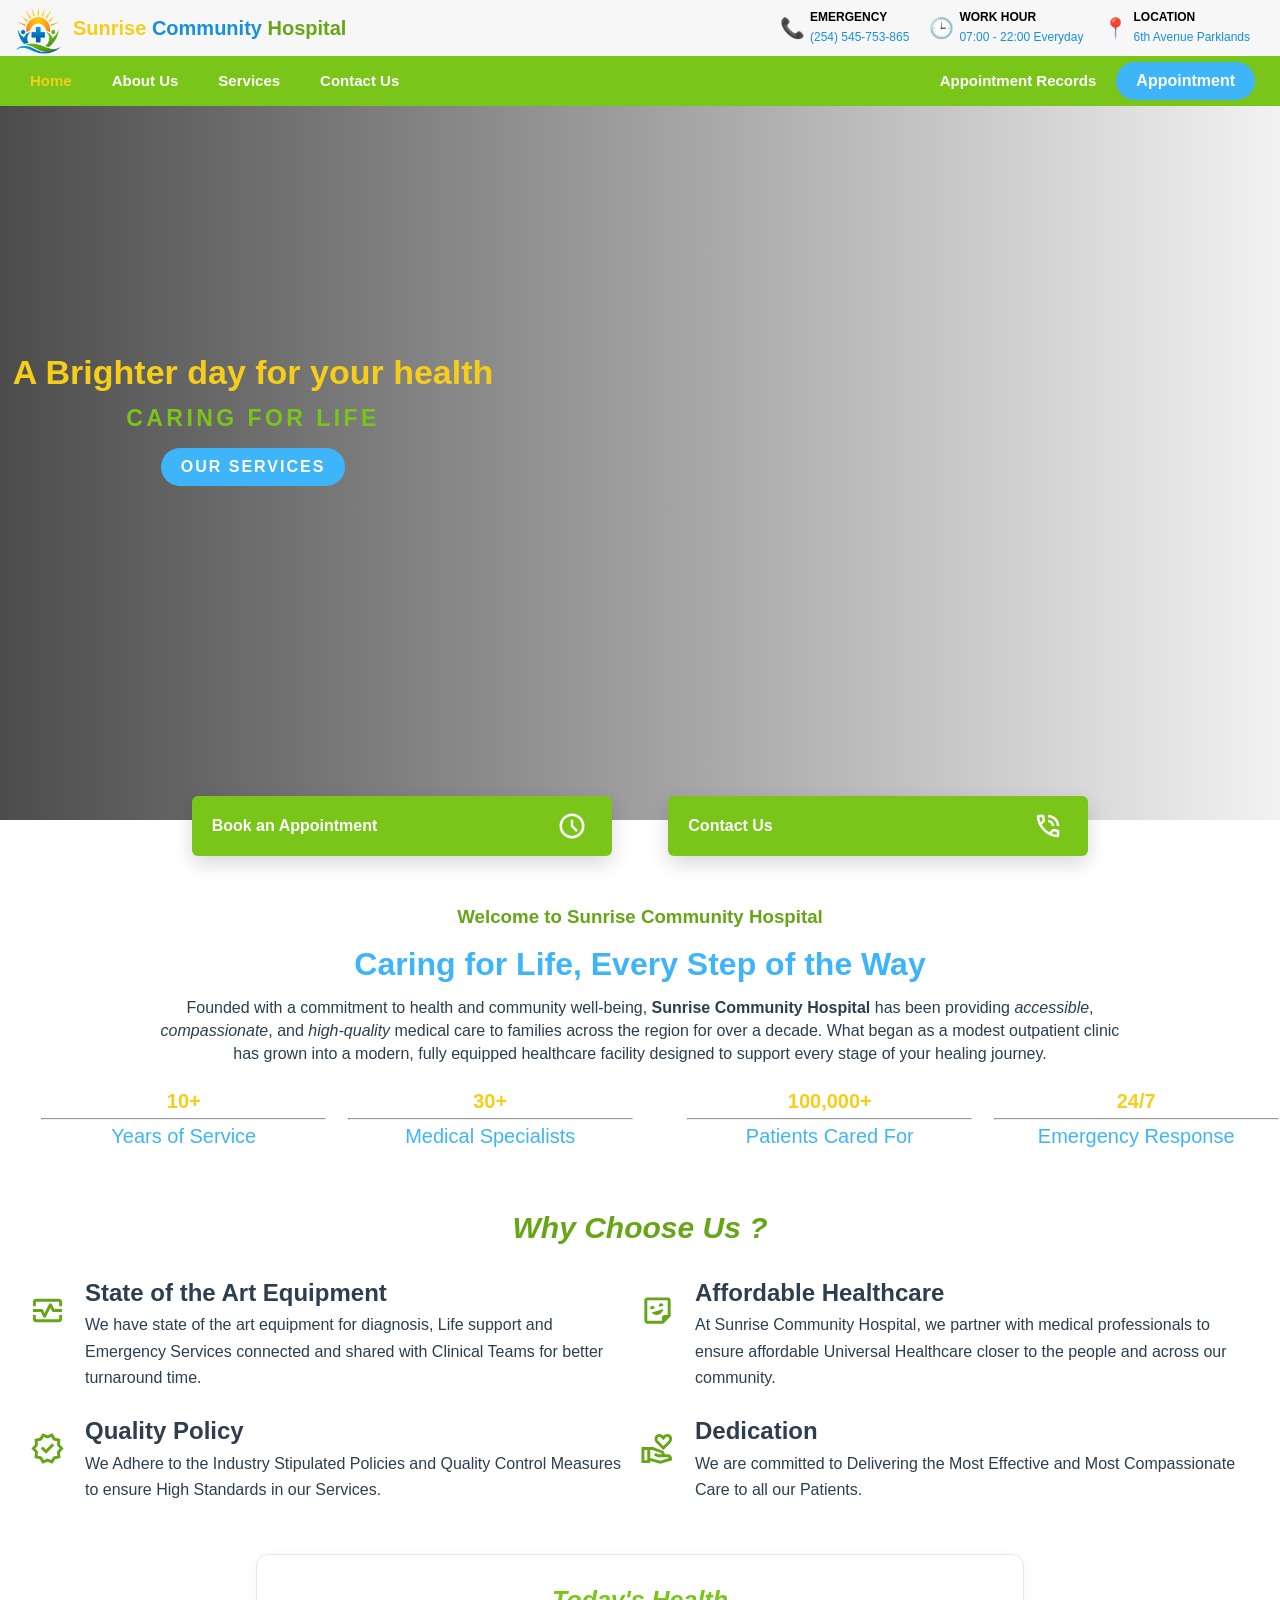
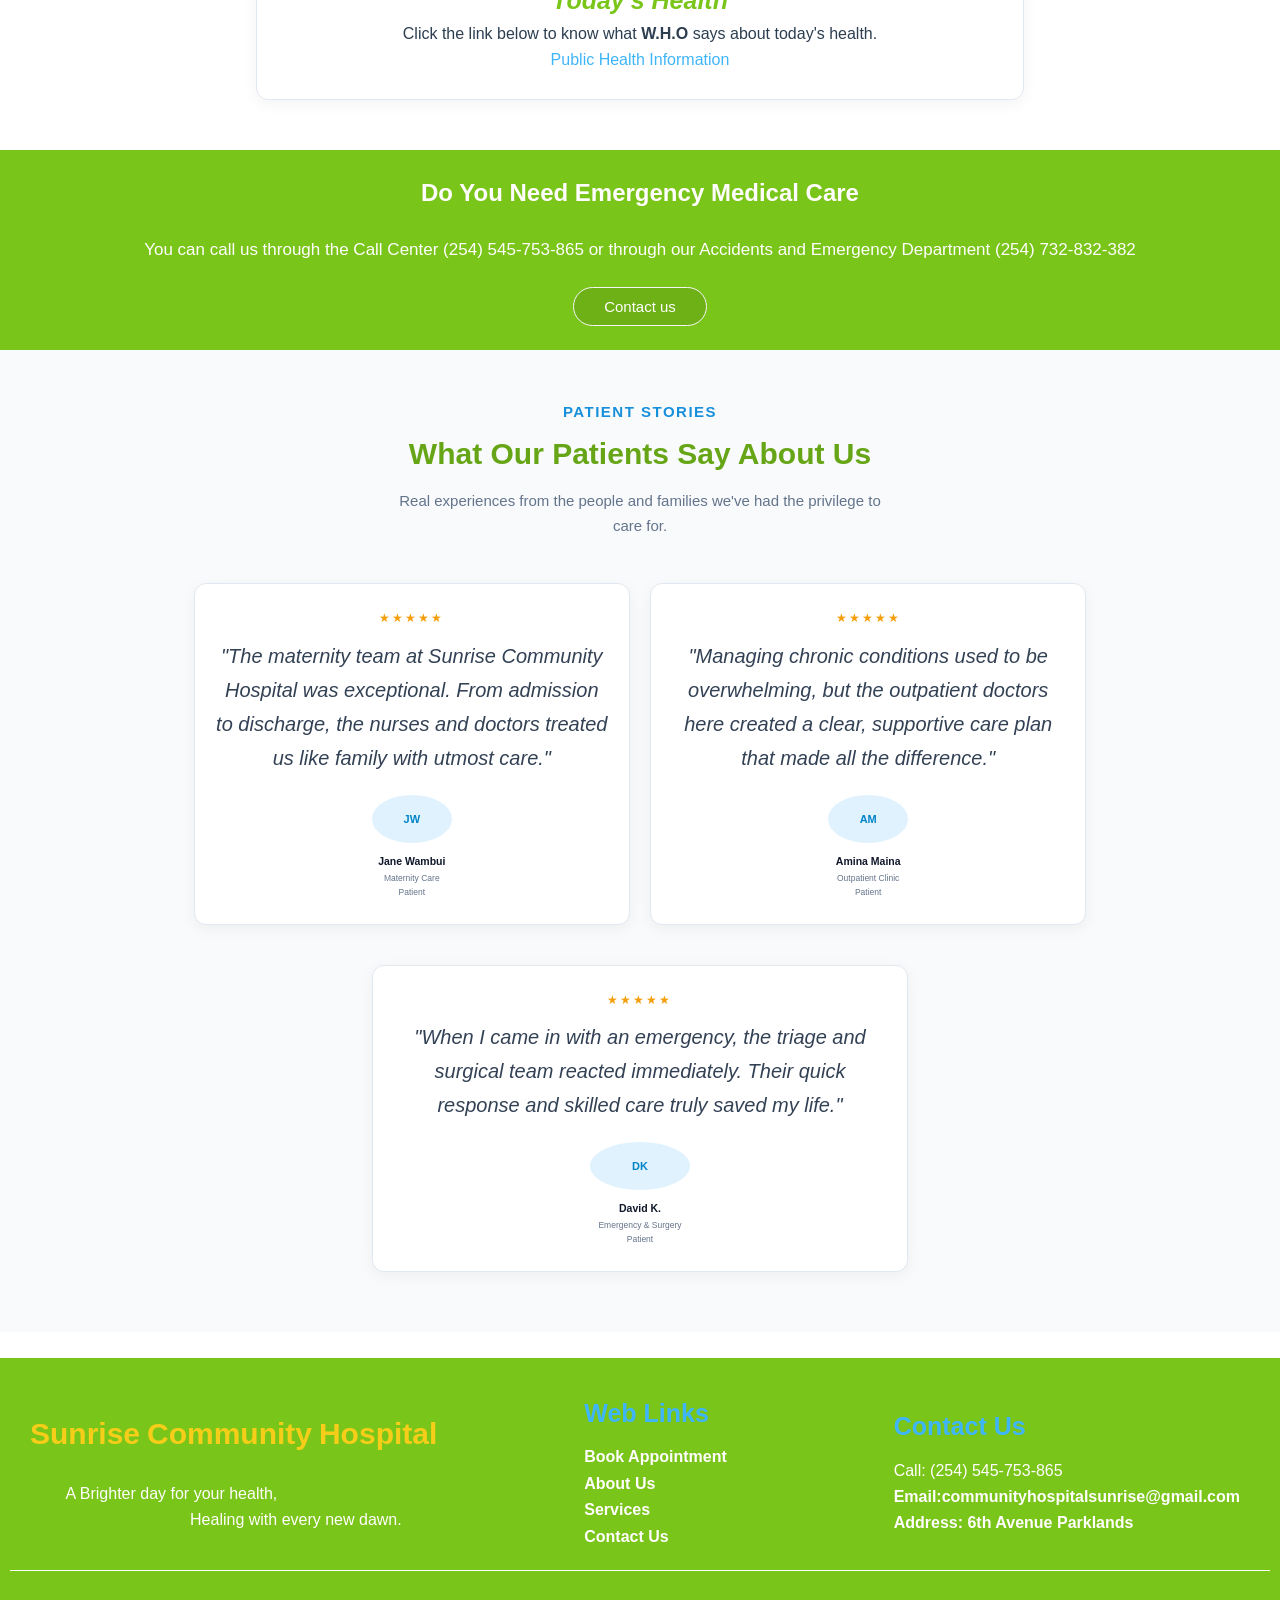
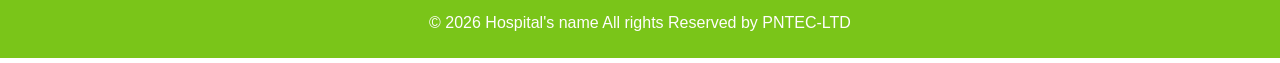
<file: index.html>
<!DOCTYPE html>
<html lang="en">
<head>
    <meta charset="UTF-8">
    <meta name="viewport" content="width=device-width, initial-scale=1.0">
    <link rel="stylesheet" href="styles.css">
    <link rel="stylesheet" href="queries.css">
    <link rel="icon" type="image/x-icon" href="images/sunrise_logo.png">
    <link rel="stylesheet" href="https://cloudflare.com">
    
    
    <title>Sunrise Community Hospital</title>
</head>
<body>
    <div class="page-elements">
        <!--Head of the page-->
        <header>
            <!-- hospital name and logo -->
            <div class="title-bar">
                <div class="logo_name">
                    <a href="index.html" class="logo_as_link" target="_self">
                        <!--Hospital's logo-->
                        <img src="images/sunrise_logo.png" alt="sunrise logo" class="logo" >
                        <!--Hospital's name-->
                        <div class="hospital-name">
                            <p>
                                <span class="sunrise">Sunrise </span> 
                                <span class="community">Community</span> 
                                <span class="hospital">Hospital</span> 
                            </p>
                        </div>
                    </a>
                </div>
                <!--Hospital's head details-->
                <div class="header-details-container">
                    <div class="hospital_contact">
                        <div class="info_widgets">&#128222;</div>
                        <div class="head-info">
                            <div class="info_text">EMERGENCY</div>
                            <div class="info-item">
                                (254) 545-753-865
                            </div>
                        </div>
                    </div>

                    <div class="work_hour">
                        <div class="info_widgets">&#x1F552;</div>
                        <div class="head-info">
                            <div class="info_text">WORK HOUR</div>
                            <div class="info-item">
                                07:00 - 22:00 Everyday
                            </div>
                        </div>
                    </div>

                    <div class="location">
                        <div class="info_widgets">&#128205;</div>
                        <div class="head-info">
                            <div class="info_text">LOCATION</div>
                            <div class="hospital-area">
                                <a href="https://maps.app.goo.gl/b62ZyZZxRLboZtiKA" target="_blank" class="map_link" >6th Avenue Parklands</a>
                            </div>
                        </div>
                    </div>
                </div>
                <div class="motto">
                    <span>
                        A Brighter day for your health, <br>
                        Healing with every new dawn.
                    </span>
                </div>
            </div>

            <!--Navigation bar-->
        <div class="nav-bar">
            <nav class="nav-links">
                <ul>
                    <li><a href="index.html" target="_self" style="color:#f6ce19" class="page">Home</a></li>
                    <li><a href="About_Us.html" target="_self" class="page">About Us</a></li>
                    <li><a href="Services.html" target="_self" class="page">Services</a></li>
                    <li><a href="Contact_Us.html" target="_self" class="page">Contact Us</a></li>
                
                </ul>
                <ul id="sidebar">
                    <li onclick="hideSidebar()" class="close-side-bar">
                        <div>
                            <a href="" class="close-icon"><svg xmlns="http://www.w3.org/2000/svg" height="20px" viewBox="0 -960 960 960" width="20px" fill="#ffffff"><path d="m256-200-56-56 224-224-224-224 56-56 224 224 224-224 56 56-224 224 224 224-56 56-224-224-224 224Z"/></svg></a>
                        </div>
                    </li>
                    <li><a href="index.html" target="_self" style="color:#f6ce19" class="page1">Home</a></li>
                    <li><a href="About_Us.html" target="_self" class="page1">About Us</a></li>
                    <li><a href="Services.html" target="_self" class="page1">Services</a></li>
                    <li><a href="Contact_Us.html" target="_self" class="page1">Contact Us</a></li>
                </ul>
            </nav>
            <!-- appointment button -->
            <div class="appointment">
                <div onclick="showSidebar()">
                        <a href="javascript:void(0)" class="burger-icon"><svg xmlns="http://www.w3.org/2000/svg" height="20px" viewBox="0 -960 960 960" width="20px" fill="#ffffff"><path d="M120-240v-80h720v80H120Zm0-200v-80h720v80H120Zm0-200v-80h720v80H120Z"/></svg></a></div>
               <a href="appointments.php" class="appointment-records">Appointment Records</a> 
                <button type="button" name="appointment" id="appointment-btn">
                    Appointment
                </button>
            </div>
        </div>
        </header>


        <!--main webpage contents-->
        <main>
            <!-- Hero Section -->
            <section class="hero">
                <div class="hero-bg-slider">
                    <div class="bg-slide" style="background-image: url(images/doc.jpg);"></div>
                    <div class="bg-slide" style="background-image: url(images/nurse_with_patient.jpg);"></div>
                    <div class="bg-slide" style="background-image: url(images/nurses.jpg);"></div>
                </div>
                <div class="hero-content">
                    
                    <div>
                        <h1>A Brighter day for your health</h1>
                        <p>CARING FOR LIFE</p>
                    </div>
                    <div class="hero-btn">
                        <button type="button" id="services-btn">
                            OUR SERVICES
                        </button>
                    </div>
                </div>
            </section>

             <!-- Cards Container -->
            <div class="hero-cards">
                <div class="card appointment-card">
                    <div class="card-info">
                        <a href="Appointment.html">Book an Appointment</a>
                    </div>
                    <svg xmlns="http://www.w3.org/2000/svg" height="3rem" viewBox="0 -960 960 960" width="4rem" fill="#ffffff"><path d="m612-292 56-56-148-148v-184h-80v216l172 172ZM480-80q-83 0-156-31.5T197-197q-54-54-85.5-127T80-480q0-83 31.5-156T197-763q54-54 127-85.5T480-880q83 0 156 31.5T763-763q54 54 85.5 127T880-480q0 83-31.5 156T763-197q-54 54-127 85.5T480-80Zm0-400Zm0 320q133 0 226.5-93.5T800-480q0-133-93.5-226.5T480-800q-133 0-226.5 93.5T160-480q0 133 93.5 226.5T480-160Z"/></svg>
                </div>
                <div class="card contact-card">
                    <div class="card-info">
                        <a href="Contact_Us.html">Contact Us</a>
                    </div>
                   <svg xmlns="http://www.w3.org/2000/svg" height="3rem" viewBox="0 -960 960 960" width="4rem" fill="#ffffff"><path d="M760-480q0-117-81.5-198.5T480-760v-80q75 0 140.5 28.5t114 77q48.5 48.5 77 114T840-480h-80Zm-160 0q0-50-35-85t-85-35v-80q83 0 141.5 58.5T680-480h-80Zm198 360q-125 0-247-54.5T329-329Q229-429 174.5-551T120-798q0-18 12-30t30-12h162q14 0 25 9.5t13 22.5l26 140q2 16-1 27t-11 19l-97 98q20 37 47.5 71.5T387-386q31 31 65 57.5t72 48.5l94-94q9-9 23.5-13.5T670-390l138 28q14 4 23 14.5t9 23.5v162q0 18-12 30t-30 12ZM241-600l66-66-17-94h-89q5 41 14 81t26 79Zm358 358q39 17 79.5 27t81.5 13v-88l-94-19-67 67ZM241-600Zm358 358Z"/></svg>
                </div>
            </div>
            <br>

            <div class="main-content">
                <div class="welcome-msg">
                    <h3>Welcome to Sunrise Community Hospital</h3>
                    <h1>Caring for Life, Every Step of the Way</h1>
                    <p>Founded with a commitment to health and community well-being, <strong>Sunrise Community Hospital</strong> has been providing <i>accessible</i>, <i>compassionate</i>, and <i>high-quality</i> medical care to families across the region for over a decade. What began as a modest outpatient clinic has grown into a modern, fully equipped healthcare facility designed to support every stage of your healing journey.</p>
                </div>
            </div>

            <div class="stats-bar">
               <div class="container">
                    <div class="service-year">
                        <span>10+</span>
                        <hr>
                        <p>
                            Years of Service
                        </p>
                    </div>

                    <div class="nr-of-specialist">
                        <span>30+</span>
                        <hr>
                        <p>Medical Specialists</p>
                    </div>
               </div>

                <div class="container b">
                    <div class="cared-patients">
                        <span>100,000+</span>
                        <hr>
                        <p>Patients Cared For</p>
                    </div>

                    <div class="response">
                        <span>24/7</span>
                        <hr>
                        <p>Emergency Response</p>
                    </div>
                </div>
            </div>

            <div class="why-choose-us">
                <span>
                    Why Choose Us ?
                </span>

               <div class="reason">
                    <div class="colum1">
                        <div class="reasons">
                            <div class="image">
                                <svg xmlns="http://www.w3.org/2000/svg" height="3.5rem" viewBox="0 -960 960 960" width="3.5rem" fill="#66A515"><path d="M80-600v-120q0-33 23.5-56.5T160-800h640q33 0 56.5 23.5T880-720v120h-80v-120H160v120H80Zm80 440q-33 0-56.5-23.5T80-240v-120h80v120h640v-120h80v120q0 33-23.5 56.5T800-160H160Zm261-125.5q10-5.5 15-16.5l124-248 44 88q5 11 15 16.5t21 5.5h240v-80H665l-69-138q-5-11-15-15.5t-21-4.5q-11 0-21 4.5T524-658L400-410l-44-88q-5-11-15-16.5t-21-5.5H80v80h215l69 138q5 11 15 16.5t21 5.5q11 0 21-5.5ZM480-480Z"/></svg>
                            </div>
                            <div class="statement">
                                <h2>State of the Art Equipment</h2>
                                <p>
                                    We have state of the art equipment for diagnosis, Life support and Emergency Services connected and shared with Clinical Teams for better turnaround time.
                                </p>
                            </div>
                        </div>

                        <div class="reasons">
                            <div class="image">
                               <svg xmlns="http://www.w3.org/2000/svg" height="3.5rem" viewBox="0 -960 960 960" width="3.5rem" fill="#66A515"><path d="m344-60-76-128-144-32 14-148-98-112 98-112-14-148 144-32 76-128 136 58 136-58 76 128 144 32-14 148 98 112-98 112 14 148-144 32-76 128-136-58-136 58Zm34-102 102-44 104 44 56-96 110-26-10-112 74-84-74-86 10-112-110-24-58-96-102 44-104-44-56 96-110 24 10 112-74 86 74 84-10 114 110 24 58 96Zm102-318Zm-42 142 226-226-56-58-170 170-86-84-56 56 142 142Z"/></svg>
                            </div>
                            <div class="statement">
                                <h2>Quality Policy</h2>
                                <p>
                                    We Adhere to the Industry Stipulated Policies and Quality Control Measures to ensure High Standards in our Services.
                                </p>
                            </div>
                        </div>
                    </div>

                    <div class="colum2">
                         <div class="reasons">
                            <div class="image">
                                <svg xmlns="http://www.w3.org/2000/svg" height="3.5rem" viewBox="0 -960 960 960" width="3.5rem" fill="#66A515"><path d="M460-360q69 0 120-45t60-113l-320 90q26 32 62 50t78 18ZM294-510l106-30q4-28-14-49t-46-21q-25 0-42.5 17.5T280-550q0 11 4 21t10 19Zm240-70 106-30q5-28-13.5-49T580-680q-25 0-42.5 17.5T520-620q0 11 4 21t10 19Zm106 460H200q-33 0-56.5-23.5T120-200v-560q0-33 23.5-56.5T200-840h560q33 0 56.5 23.5T840-760v440L640-120Zm-40-80v-80q0-33 23.5-56.5T680-360h80v-400H200v560h400Zm0 0Zm-400 0v-560 560Z"/></svg>
                            </div>
                            <div class="statement">
                                <h2>Affordable Healthcare</h2>
                                <p>
                                    At Sunrise Community Hospital, we partner with medical professionals to ensure affordable Universal Healthcare closer to the people and across our community.
                                </p>
                            </div>
                        </div>

                        <div class="reasons">
                            <div class="image">
                                <svg xmlns="http://www.w3.org/2000/svg" height="3.5rem" viewBox="0 -960 960 960" width="3.5rem" fill="#66A515"><path d="M640-440 474-602q-31-30-52.5-66.5T400-748q0-55 38.5-93.5T532-880q32 0 60 13.5t48 36.5q20-23 48-36.5t60-13.5q55 0 93.5 38.5T880-748q0 43-21 79.5T807-602L640-440Zm0-112 109-107q19-19 35-40.5t16-48.5q0-22-15-37t-37-15q-14 0-26.5 5.5T700-778l-60 72-60-72q-9-11-21.5-16.5T532-800q-22 0-37 15t-15 37q0 27 16 48.5t35 40.5l109 107ZM280-220l278 76 238-74q-5-9-14.5-15.5T760-240H558q-27 0-43-2t-33-8l-93-31 22-78 81 27q17 5 40 8t68 4q0-11-6.5-21T578-354l-234-86h-64v220ZM40-80v-440h304q7 0 14 1.5t13 3.5l235 87q33 12 53.5 42t20.5 66h80q50 0 85 33t35 87v40L560-60l-280-78v58H40Zm80-80h80v-280h-80v280Zm520-546Z"/></svg>
                            </div>
                            <div class="statement">
                                <h2>Dedication</h2>
                                <p>
                                   We are committed to Delivering the Most Effective and Most Compassionate Care to all our Patients.
                                </p>
                            </div>
                        </div>
                    </div>
               </div>

               <div class="public-api">
                    <h2>Today's Health</h2>
                    <p>Click the link below to know what <abbr title="World Health Organization">W.H.O</abbr> says about today's health.</p>
                    <a href="health.php">Public Health Information</a>
                </div>
            </div>


            <div class="do-you-need-care">
                <h2>Do You Need Emergency Medical Care</h2>
                <p> You can call us through the Call Center (254) 545-753-865 or through our Accidents and Emergency Department (254) 732-832-382</p>

                <div class="contact-btn">
                    <button type="button" id="contact-btn">Contact us</button>
                </div>
            </div>

            
            <section class="testimonials-section">
                <div class="container">

                    <!-- Section Header -->
                    <div class="section-header">
                        <span class="sub-heading">PATIENT STORIES</span>
                        <h2>What Our Patients Say About Us</h2>
                        <p>Real experiences from the people and families we've had the privilege to care for.</p>
                    </div>

                    <!-- Testimonials Grid -->
                    <div class="testimonials-grid">

                        <!-- Card 1 -->
                        <div class="testimonial-card">
                            <div class="stars">★★★★★</div>
                            <p class="patient-quote">
                                "The maternity team at Sunrise Community Hospital was exceptional. From admission to discharge, the nurses and doctors treated us like family with utmost care."
                            </p>
                            <div class="patient-info">
                                <div class="patient-avatar">JW</div>
                                <div class="patient-details">
                                    <h4>Jane Wambui</h4>
                                    <span>Maternity Care Patient</span>
                                </div>
                            </div>
                        </div>

                        <!-- Card 2 -->
                        <div class="testimonial-card">
                            <div class="stars">★★★★★</div>
                            <p class="patient-quote">
                                "Managing chronic conditions used to be overwhelming, but the outpatient doctors here created a clear, supportive care plan that made all the difference."
                            </p>
                            <div class="patient-info">
                                <div class="patient-avatar">AM</div>
                                <div class="patient-details">
                                    <h4>Amina Maina</h4>
                                    <span>Outpatient Clinic Patient</span>
                                </div>
                            </div>
                        </div>

                        <!-- Card 3 -->
                        <div class="testimonial-card featured-card">
                            <div class="stars">★★★★★</div>
                            <p class="patient-quote">
                                "When I came in with an emergency, the triage and surgical team reacted immediately. Their quick response and skilled care truly saved my life."
                            </p>
                            <div class="patient-info">
                                <div class="patient-avatar">DK</div>
                                <div class="patient-details">
                                    <h4>David K.</h4>
                                    <span>Emergency & Surgery Patient</span>
                                </div>
                            </div>
                        </div>

                    </div>
                    <!-- End Testimonials Grid -->

                </div>
            </section>





        </main>



        <br>

        
        <!--footer of the page-->
        <footer>
            <div class="footer-row1">
                <!--Hospital's name and motto-->
                <div class="name-motto">
                    <div class="footer-name">
                        <a href="index.html" class="hospital-name" target="_self">
                            <h2 class="footer_name">
                                <span class="sunrise">Sunrise</span> 
                                <span class="community">Community</span> 
                                <span class="hospital">Hospital</span> 
                            </h2>
                        </a>
                    </div>
                    <div class="footer-motto">
                        
                        <pre>A Brighter day for your health,
                            Healing with every new dawn.</pre>
                        
                    </div>
                </div>

                <!--links for webpages-->
                <div class="web-links">
                    <h2>Web Links</h2>
                    <a href="Appointment.html" target="_self" class="page">Book Appointment</a>
                    <a href="About_Us.html" target="_self" class="page">About Us</a>
                    <a href="Services.html" target="_self" class="page">Services</a>
                    <a href="Contact_Us.html" target="_self" class="page">Contact Us</a>
                </div>

                <!--Hospitals contact info-->
                <div class="contact-info" >
                    <h2>Contact Us</h2>
                    <div class="number">
                        Call: (254) 545-753-865
                    </div>
                    <div>
                        <a href="mailto:communityhospitalsunrise@gmail.com" class="page">Email:communityhospitalsunrise@gmail.com</a>
                    </div>
                    <div>
                        <a href="https://maps.app.goo.gl/b62ZyZZxRLboZtiKA" target="_blank" class="page" >Address: 6th Avenue Parklands</a>
                    </div>
                </div>
            </div>

            <!-- copy rights -->
            <div class="copyright-container">
                <div class="copyright">
                    <p>&#169; 2026 Hospital's name All rights Reserved by PNTEC-LTD</p>
                </div>
            </div>
        </footer>
        
    </div>
    <script src="script.js"></script>
</body>
</html>
</file>
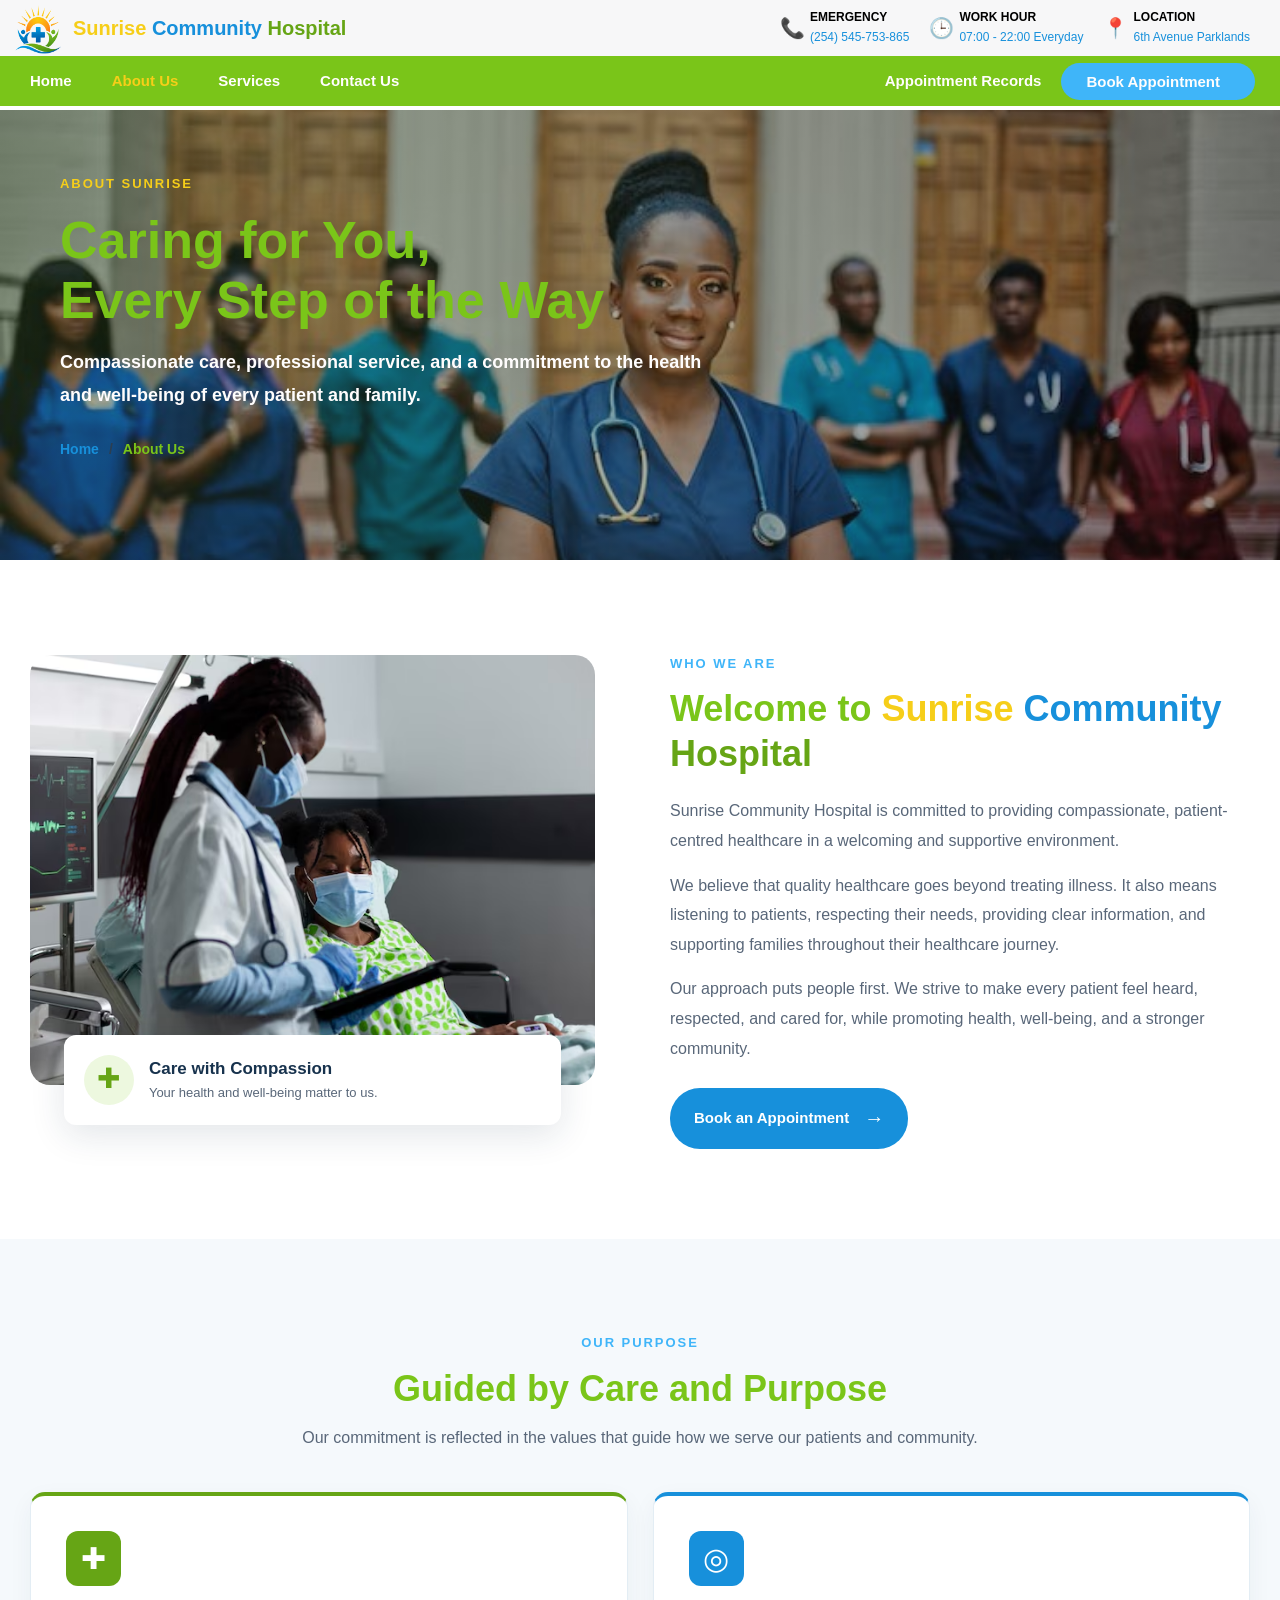
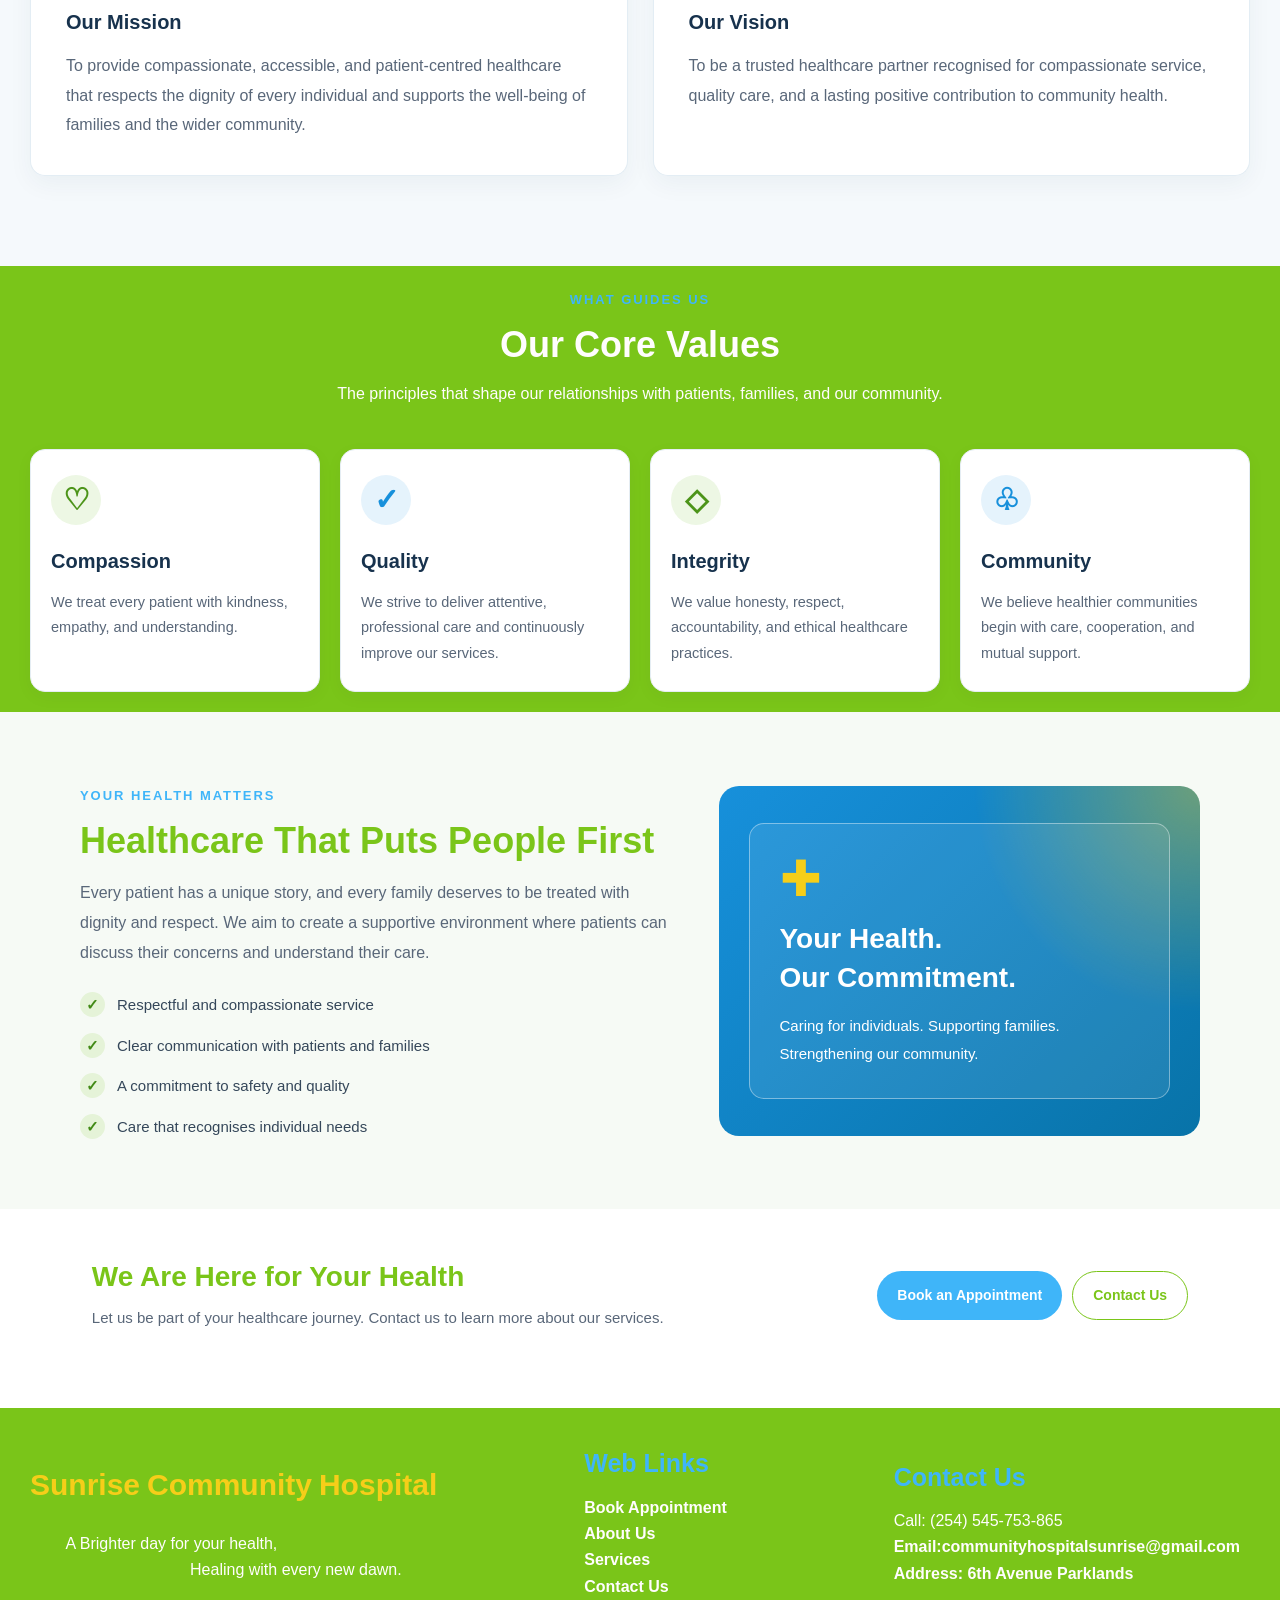
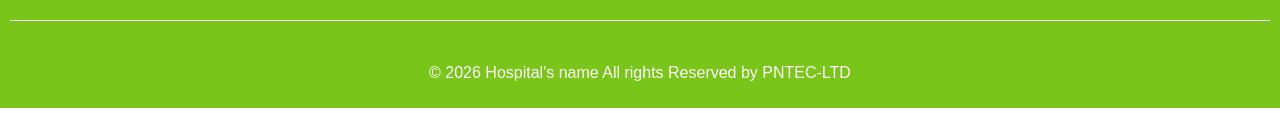
<file: About_Us.html>
<!DOCTYPE html>
<html lang="en">
<head>
    <meta charset="UTF-8">
    <meta name="viewport" content="width=device-width, initial-scale=1.0">
    <link rel="stylesheet" href="styles.css">
    <link rel="stylesheet" href="queries.css">
    <link rel="icon" type="image/x-icon" href="images/sunrise_logo.png">
    <link rel="stylesheet" href="https://cloudflare.com">
    <script src="script.js"></script>
    
    <title>Sunrise Community Hospital</title>
</head>
<body>
    <div class="page-elements">
        <!--Head of the page-->
        <header>
            <!-- hospital name and logo -->
            <div class="title-bar">
                <div class="logo_name">
                    <a href="index.html" class="logo_as_link" target="_self">
                        <!--Hospital's logo-->
                        <img src="images/sunrise_logo.png" alt="sunrise logo" class="logo" >
                        <!--Hospital's name-->
                        <div class="hospital-name">
                            <p>
                                <span class="sunrise">Sunrise </span> 
                                <span class="community">Community</span> 
                                <span class="hospital">Hospital</span> 
                            </p>
                        </div>
                    </a>
                </div>
                <!--Hospital's head details-->
                <div class="header-details-container">
                    <div class="hospital_contact">
                        <div class="info_widgets">&#128222;</div>
                        <div class="head-info">
                            <div class="info_text">EMERGENCY</div>
                            <div class="info-item">
                                (254) 545-753-865
                            </div>
                        </div>
                    </div>

                    <div class="work_hour">
                        <div class="info_widgets">&#x1F552;</div>
                        <div class="head-info">
                            <div class="info_text">WORK HOUR</div>
                            <div class="info-item">
                                07:00 - 22:00 Everyday
                            </div>
                        </div>
                    </div>

                    <div class="location">
                        <div class="info_widgets">&#128205;</div>
                        <div class="head-info">
                            <div class="info_text">LOCATION</div>
                            <div class="hospital-area">
                                <a href="https://maps.app.goo.gl/b62ZyZZxRLboZtiKA" target="_blank" class="map_link" >6th Avenue Parklands</a>
                            </div>
                        </div>
                    </div>
                </div>
                <div class="motto">
                    <span>
                        A Brighter day for your health, <br>
                        Healing with every new dawn.
                    </span>
                </div>
            </div>
            <!--Navigation bar-->
            <div class="nav-bar">
                <nav class="nav-links">
                    <ul>
                        <li><a href="index.html" target="_self" class="page">Home</a></li>
                        <li><a href="About_Us.html" target="_self" style="color:#f6ce19" class="page">About Us</a></li>
                        <li><a href="Services.html" target="_self" class="page">Services</a></li>
                        <li><a href="Contact_Us.html" target="_self" class="page">Contact Us</a></li>
                    
                    </ul>
                    <ul id="sidebar">
                        <li onclick="hideSidebar()" class="close-side-bar">
                            <div>
                                <a href="" class="close-icon"><svg xmlns="http://www.w3.org/2000/svg" height="20px" viewBox="0 -960 960 960" width="20px" fill="#ffffff"><path d="m256-200-56-56 224-224-224-224 56-56 224 224 224-224 56 56-224 224 224 224-56 56-224-224-224 224Z"/></svg></a>
                            </div>
                        </li>
                        <li><a href="index.html" target="_self" class="page1">Home</a></li>
                        <li><a href="About_Us.html" style="color:#f6ce19"  target="_self" class="page1">About Us</a></li>
                        <li><a href="Services.html" target="_self" class="page1">Services</a></li>
                        <li><a href="Contact_Us.html" target="_self" class="page1">Contact Us</a></li>
                    </ul>
                </nav>
                <!-- appointment button -->
                <div class="appointment">
                    <div onclick="showSidebar()">
                            <a href="javascript:void(0)" class="burger-icon"><svg xmlns="http://www.w3.org/2000/svg" height="20px" viewBox="0 -960 960 960" width="20px" fill="#ffffff"><path d="M120-240v-80h720v80H120Zm0-200v-80h720v80H120Zm0-200v-80h720v80H120Z"/></svg></a></div>
                    <a href="appointments.php" class="appointment-records">Appointment Records</a> 
                    <button type="button" name="appointment">
                        <a href="Appointment.html" target="_self" class="page1"> Book Appointment</a>
                    </button>
                </div>
            </div>
        </header>

        


 

        <main class="about-page">

            <!-- About Hero -->
            <section class="about-hero">
                <div class="about-hero-overlay"></div>

                <div class="about-hero-content">
                    <span class="about-eyebrow">ABOUT SUNRISE</span>
                    <h1>Caring for You,<br>Every Step of the Way</h1>

                    <p>
                        Compassionate care, professional service, and a commitment
                        to the health and well-being of every patient and family.
                    </p>

                    <div class="about-breadcrumb">
                        <a href="index.html">Home</a>
                        <span>/</span>
                        <span>About Us</span>
                    </div>
                </div>
            </section>


            <!-- Our Story -->
            <section class="about-story section-padding">
                <div class="about-container story-layout">

                    <div class="story-visual">
                        <div class="story-image">
                            <img
                                src="images/sick_patient_with_doctor.jpg"
                                alt="Healthcare professionals providing compassionate patient care"
                            >
                        </div>

                        <div class="story-highlight">
                            <span class="highlight-icon">✚</span>
                            <div>
                                <h3>Care with Compassion</h3>
                                <p>Your health and well-being matter to us.</p>
                            </div>
                        </div>
                    </div>

                    <div class="story-content">
                        <span class="about-label">WHO WE ARE</span>

                        <h2>Welcome to
                            <span class="sunrise">Sunrise</span>
                            <span class="community">Community</span>
                            <span class="hospital">Hospital</span>
                        </h2>

                        <p>
                            Sunrise Community Hospital is committed to providing
                            compassionate, patient-centred healthcare in a welcoming
                            and supportive environment.
                        </p>

                        <p>
                            We believe that quality healthcare goes beyond treating
                            illness. It also means listening to patients, respecting
                            their needs, providing clear information, and supporting
                            families throughout their healthcare journey.
                        </p>

                        <p>
                            Our approach puts people first. We strive to make every
                            patient feel heard, respected, and cared for, while
                            promoting health, well-being, and a stronger community.
                        </p>

                        <a href="Appointment.html" class="about-btn">
                            Book an Appointment <span>→</span>
                        </a>
                    </div>

                </div>
            </section>


            <!-- Mission and Vision -->
            <section class="mission-vision section-padding">
                <div class="about-container">

                    <div class="about-section-heading">
                        <span class="about-label">OUR PURPOSE</span>
                        <h2>Guided by Care and Purpose</h2>
                        <p>
                            Our commitment is reflected in the values that guide
                            how we serve our patients and community.
                        </p>
                    </div>

                    <div class="purpose-grid">

                        <article class="purpose-card mission-card">
                            <div class="purpose-icon">✚</div>
                            <h3>Our Mission</h3>
                            <p>
                                To provide compassionate, accessible, and
                                patient-centred healthcare that respects the dignity
                                of every individual and supports the well-being
                                of families and the wider community.
                            </p>
                        </article>

                        <article class="purpose-card vision-card">
                            <div class="purpose-icon">◎</div>
                            <h3>Our Vision</h3>
                            <p>
                                To be a trusted healthcare partner recognised for
                                compassionate service, quality care, and a lasting
                                positive contribution to community health.
                            </p>
                        </article>

                    </div>
                </div>
            </section>


            <!-- Core Values -->
            <section class="about-values ">
                <div class="about-container">

                    <div class="about-section-heading">
                        <span class="about-label">WHAT GUIDES US</span>
                        <h2>Our Core Values</h2>
                        <p>
                            The principles that shape our relationships with
                            patients, families, and our community.
                        </p>
                    </div>

                    <div class="values-grid">

                        <article class="value-card">
                            <div class="value-icon">♡</div>
                            <h3>Compassion</h3>
                            <p>
                                We treat every patient with kindness, empathy,
                                and understanding.
                            </p>
                        </article>

                        <article class="value-card">
                            <div class="value-icon">✓</div>
                            <h3>Quality</h3>
                            <p>
                                We strive to deliver attentive, professional care
                                and continuously improve our services.
                            </p>
                        </article>

                        <article class="value-card">
                            <div class="value-icon">◇</div>
                            <h3>Integrity</h3>
                            <p>
                                We value honesty, respect, accountability,
                                and ethical healthcare practices.
                            </p>
                        </article>

                        <article class="value-card">
                            <div class="value-icon">♧</div>
                            <h3>Community</h3>
                            <p>
                                We believe healthier communities begin with
                                care, cooperation, and mutual support.
                            </p>
                        </article>

                    </div>
                </div>
            </section>


            <!-- Patient-Centred Care -->
            <section class="patient-care-section">
                <div class="patient-care-layout">

                    <div class="patient-care-content">
                        <span class="about-label">YOUR HEALTH MATTERS</span>

                        <h2>Healthcare That Puts People First</h2>

                        <p>
                            Every patient has a unique story, and every family
                            deserves to be treated with dignity and respect.
                            We aim to create a supportive environment where
                            patients can discuss their concerns and understand
                            their care.
                        </p>

                        <ul class="care-list">
                            <li>
                                <span>✓</span>
                                Respectful and compassionate service
                            </li>
                            <li>
                                <span>✓</span>
                                Clear communication with patients and families
                            </li>
                            <li>
                                <span>✓</span>
                                A commitment to safety and quality
                            </li>
                            <li>
                                <span>✓</span>
                                Care that recognises individual needs
                            </li>
                        </ul>
                    </div>

                    <div class="patient-care-visual">
                        <div class="care-message">
                            <span class="care-cross">✚</span>
                            <h3>Your Health.</h3>
                            <h3>Our Commitment.</h3>
                            <p>
                                Caring for individuals. Supporting families.
                                Strengthening our community.
                            </p>
                        </div>
                    </div>

                </div>
            </section>


            <!-- Call to Action -->
            <section class="about-cta">
                <div class="cta-content">
                    <div>
                        <h2>We Are Here for Your Health</h2>
                        <p>
                            Let us be part of your healthcare journey.
                            Contact us to learn more about our services.
                        </p>
                    </div>

                    <div class="cta-buttons">
                        <a href="appointment.html" class="cta-primary">
                            Book an Appointment
                        </a>

                        <a href="Contact_Us.html" class="cta-secondary">
                            Contact Us
                        </a>
                    </div>
                </div>
            </section>
            <br>
        </main>



        
        <!--footer of the page-->
        <footer>
            <div class="footer-row1">
                <!--Hospital's name and motto-->
                <div class="name-motto">
                    <div class="footer-name">
                        <a href="index.html" class="hospital-name" target="_self">
                            <h2 class="footer_name">
                                <span class="sunrise">Sunrise</span> 
                                <span class="community">Community</span> 
                                <span class="hospital">Hospital</span> 
                            </h2>
                        </a>
                    </div>
                    <div class="footer-motto">
                        
                        <pre>A Brighter day for your health,
                            Healing with every new dawn.</pre>
                        
                    </div>
                </div>

                <!--links for webpages-->
                <div class="web-links">
                    <h2>Web Links</h2>
                    <a href="Appointment.html" target="_self" class="page">Book Appointment</a>
                    <a href="About_Us.html" target="_self" class="page">About Us</a>
                    <a href="Services.html" target="_self" class="page">Services</a>
                    <a href="Contact_Us.html" target="_self" class="page">Contact Us</a>
                </div>

                <!--Hospitals contact info-->
                <div class="contact-info" >
                    <h2>Contact Us</h2>
                    <div class="number">
                        Call: (254) 545-753-865
                    </div>
                    <div>
                        <a href="mailto:communityhospitalsunrise@gmail.com" class="page">Email:communityhospitalsunrise@gmail.com</a>
                    </div>
                    <div>
                        <a href="https://maps.app.goo.gl/b62ZyZZxRLboZtiKA" target="_blank" class="page" >Address: 6th Avenue Parklands</a>
                    </div>
                </div>
            </div>

            <!-- copy rights -->
            <div class="copyright-container">
                <div class="copyright">
                    <p>&#169; 2026 Hospital's name All rights Reserved by PNTEC-LTD</p>
                </div>
            </div>
        </footer>
    </div>
</body>
</html>
</file>
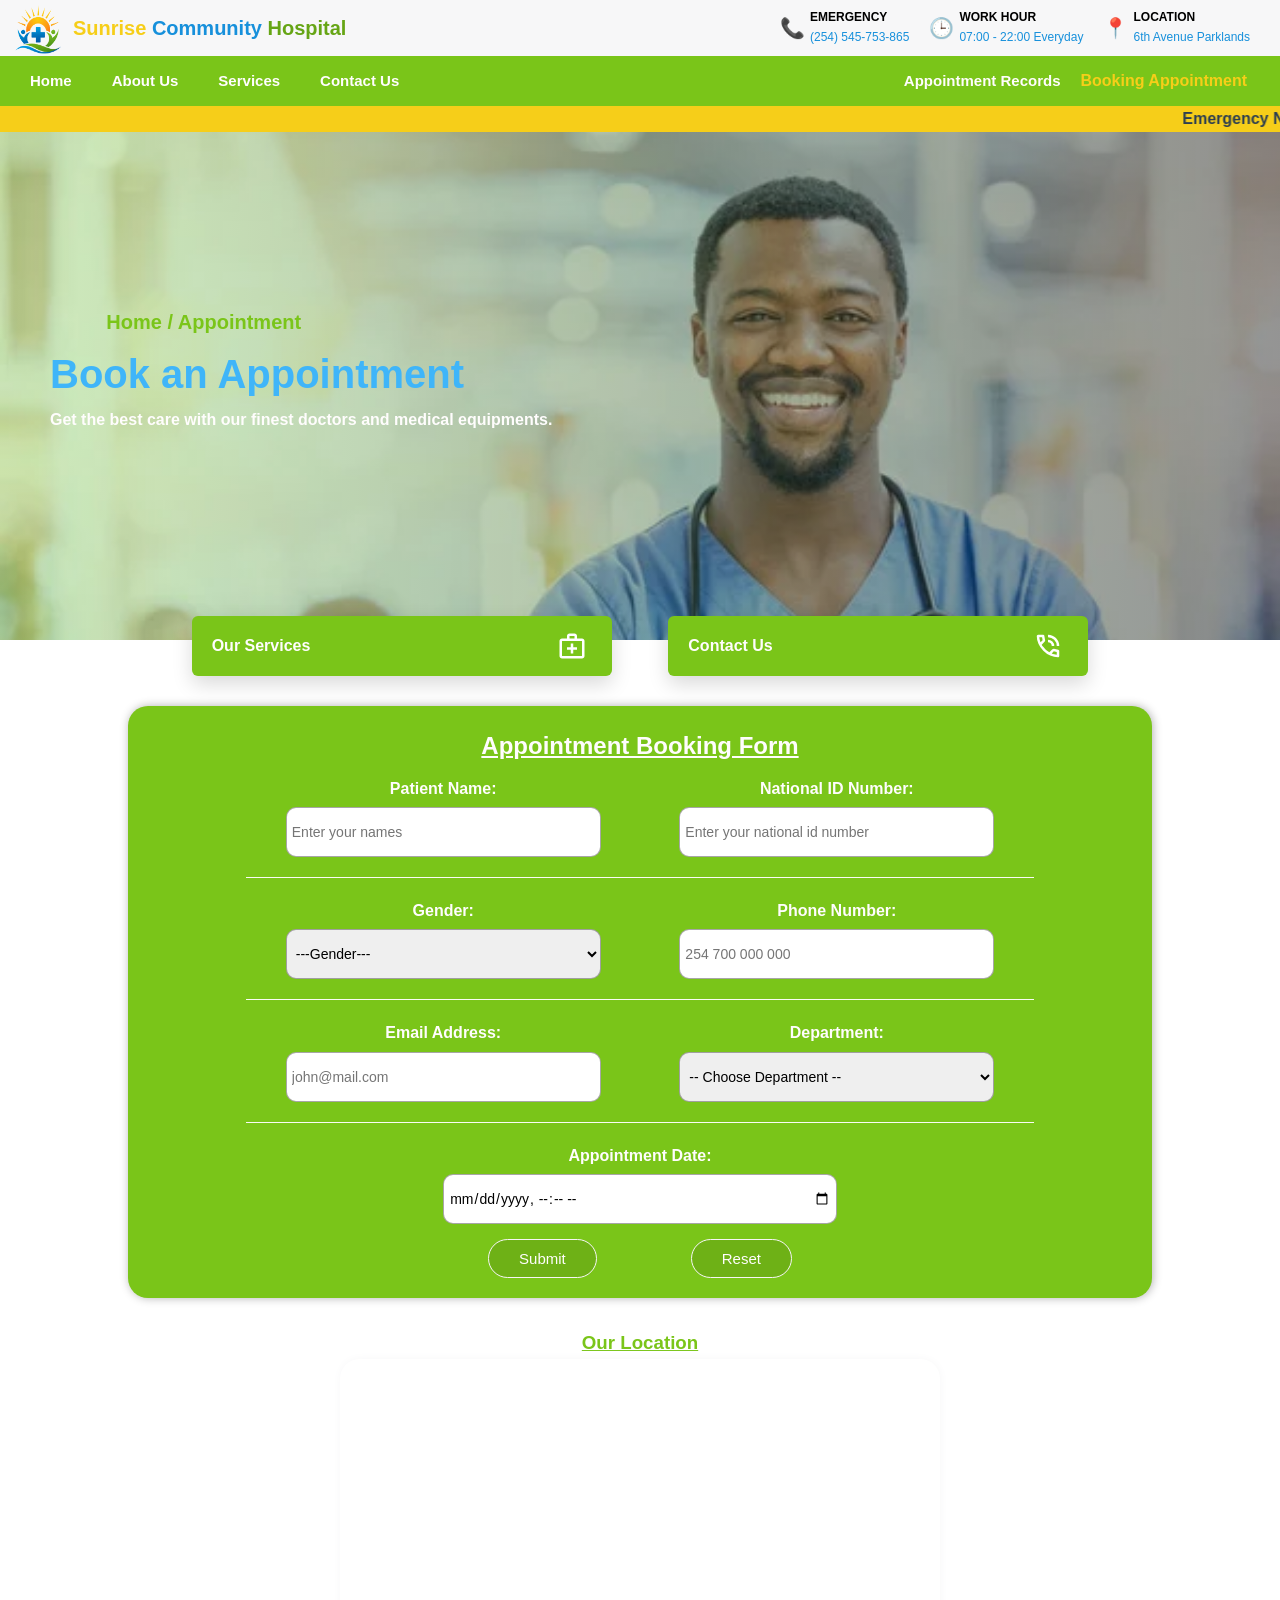
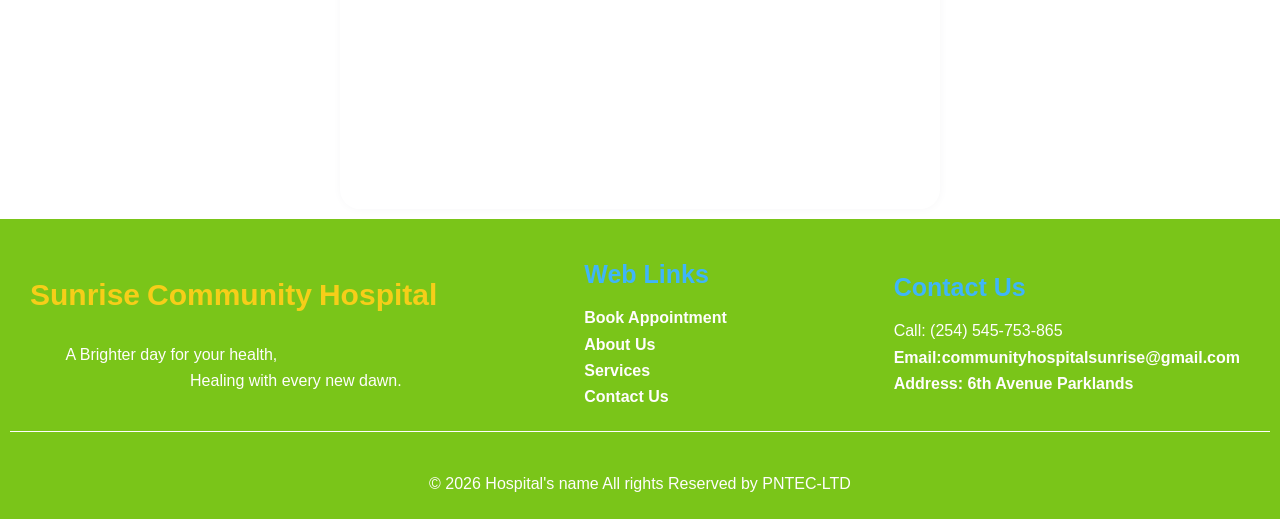
<file: Appointment.html>
<!DOCTYPE html>
<html lang="en">
<head>
    <meta charset="UTF-8">
    <meta name="viewport" content="width=device-width, initial-scale=1.0">
    <link rel="stylesheet" href="styles.css">
    <link rel="stylesheet" href="queries.css">
    <link rel="icon" type="image/x-icon" href="images/sunrise_logo.png">
    <link rel="stylesheet" href="https://cloudflare.com">
    
    
    <title>Sunrise Community Hospital</title>
</head>
<body>
    <div class="page-elements">
        <!--Head of the page-->
        <header>
            <!-- hospital name and logo -->
            <div class="title-bar">
                <div class="logo_name">
                    <a href="index.html" class="logo_as_link" target="_self">
                        <!--Hospital's logo-->
                        <img src="images/sunrise_logo.png" alt="sunrise logo" class="logo" >
                        <!--Hospital's name-->
                        <div class="hospital-name">
                            <p>
                                <span class="sunrise">Sunrise </span> 
                                <span class="community">Community</span> 
                                <span class="hospital">Hospital</span> 
                            </p>
                        </div>
                    </a>
                </div>
                <!--Hospital's head details-->
                <div class="header-details-container">
                    <div class="hospital_contact">
                        <div class="info_widgets">&#128222;</div>
                        <div class="head-info">
                            <div class="info_text">EMERGENCY</div>
                            <div class="info-item">
                                (254) 545-753-865
                            </div>
                        </div>
                    </div>

                    <div class="work_hour">
                        <div class="info_widgets">&#x1F552;</div>
                        <div class="head-info">
                            <div class="info_text">WORK HOUR</div>
                            <div class="info-item">
                                07:00 - 22:00 Everyday
                            </div>
                        </div>
                    </div>

                    <div class="location">
                        <div class="info_widgets">&#128205;</div>
                        <div class="head-info">
                            <div class="info_text">LOCATION</div>
                            <div class="hospital-area">
                                <a href="https://maps.app.goo.gl/b62ZyZZxRLboZtiKA" target="_blank" class="map_link" >6th Avenue Parklands</a>
                            </div>
                        </div>
                    </div>
                </div>
                <div class="motto">
                    <span>
                        A Brighter day for your health, <br>
                        Healing with every new dawn.
                    </span>
                </div>
            </div>
            <!--Navigation bar-->
            <div class="nav-bar">
                <nav class="nav-links">
                    <ul>
                        <li><a href="index.html" target="_self"  class="page">Home</a></li>
                        <li><a href="About_Us.html" target="_self" class="page">About Us</a></li>
                        <li><a href="Services.html" target="_self" class="page">Services</a></li>
                        <li><a href="Contact_Us.html" target="_self" class="page">Contact Us</a></li>
                    
                    </ul>
                    <ul id="sidebar">
                        <li onclick="hideSidebar()" class="close-side-bar">
                            <div>
                                <a href="" class="close-icon"><svg xmlns="http://www.w3.org/2000/svg" height="20px" viewBox="0 -960 960 960" width="20px" fill="#ffffff"><path d="m256-200-56-56 224-224-224-224 56-56 224 224 224-224 56 56-224 224 224 224-56 56-224-224-224 224Z"/></svg></a>
                            </div>
                        </li>
                        <li><a href="index.html" target="_self"  class="page1">Home</a></li>
                        <li><a href="About_Us.html" target="_self" class="page1">About Us</a></li>
                        <li><a href="Services.html" target="_self" class="page1">Services</a></li>
                        <li><a href="Contact_Us.html" target="_self" class="page1">Contact Us</a></li>
                    </ul>
                </nav>
                <!-- appointment button -->
                <div class="appointment">
                    <div onclick="showSidebar()">
                            <a href="javascript:void(0)" class="burger-icon"><svg xmlns="http://www.w3.org/2000/svg" height="20px" viewBox="0 -960 960 960" width="20px" fill="#ffffff"><path d="M120-240v-80h720v80H120Zm0-200v-80h720v80H120Zm0-200v-80h720v80H120Z"/></svg></a></div>
                    
                    <a href="appointments.php" class="appointment-records">Appointment Records</a> 
                    <p style="color:#f6ce19; margin-right: 0.5em; font-weight: bold;">Booking Appointment</p>
                </div>
            </div>
            <marquee behavior="scroll" direction="left" bgcolor="#F6CE19" ><strong>Emergency Notice:</strong> If you are experiencing chest pain, severe bleeding, or life-threatening symptoms, please call <strong>(254) 545-753-865</strong></marquee>
        </header>

        


        <!--main webpage contents-->
        <main>
            <section class="appointment-hero-section">
                
                <div class="appointment-hero">
                    <div>
                        <p class="page-bread-crumb"><a href="index.html">Home</a> <span>/</span> Appointment</p>
                    </div>
                    <h2 class="appointment-hero-heading">Book an Appointment</h2>
                    <pre>Get the best care with our finest doctors and medical equipments.</pre>
                </div>
                
            </section>
            <div class="hero-cards">
                <div class="card appointment-card">
                    <div class="card-info">
                        <a href="Services.html">Our Services</a>
                    </div>
                    <svg xmlns="http://www.w3.org/2000/svg" height="3rem" viewBox="0 -960 960 960" width="4rem" fill="#ffffff"><path d="M160-80q-33 0-56.5-23.5T80-160v-480q0-33 23.5-56.5T160-720h160v-80q0-33 23.5-56.5T400-880h160q33 0 56.5 23.5T640-800v80h160q33 0 56.5 23.5T880-640v480q0 33-23.5 56.5T800-80H160Zm0-80h640v-480H160v480Zm240-560h160v-80H400v80ZM160-160v-480 480Zm280-200v120h80v-120h120v-80H520v-120h-80v120H320v80h120Z"/></svg>
                </div>
                <div class="card contact-card">
                    <div class="card-info">
                        <a href="Contact_Us.html">Contact Us</a>
                    </div>
                   <svg xmlns="http://www.w3.org/2000/svg" height="3rem" viewBox="0 -960 960 960" width="4rem" fill="#ffffff"><path d="M760-480q0-117-81.5-198.5T480-760v-80q75 0 140.5 28.5t114 77q48.5 48.5 77 114T840-480h-80Zm-160 0q0-50-35-85t-85-35v-80q83 0 141.5 58.5T680-480h-80Zm198 360q-125 0-247-54.5T329-329Q229-429 174.5-551T120-798q0-18 12-30t30-12h162q14 0 25 9.5t13 22.5l26 140q2 16-1 27t-11 19l-97 98q20 37 47.5 71.5T387-386q31 31 65 57.5t72 48.5l94-94q9-9 23.5-13.5T670-390l138 28q14 4 23 14.5t9 23.5v162q0 18-12 30t-30 12ZM241-600l66-66-17-94h-89q5 41 14 81t26 79Zm358 358q39 17 79.5 27t81.5 13v-88l-94-19-67 67ZM241-600Zm358 358Z"/></svg>
                </div>
            </div>

            <div class="appointment-div">
                <form action="process.php" method="post" class="form-block" id="appointmentForm">
                    <h2>Appointment Booking Form</h2>

                    <div id="formErrors" class="form-errors"
                        role="alert" aria-live="polite" hidden></div>
                    <div class="name-id">

                        <div class="patient-names">
                            <label for="name">Patient Name: </label>
                            <input type="text" id="patient_name" name="name" placeholder="Enter your names" maxlength="120" required>
                        </div>

                        <div class="patient-id">
                            <label for="national-id">National ID Number: </label>
                            <input type="text" id="national_id" name="patient-id" placeholder="Enter your national id number" minlength="8" maxlength="14" required>
                        </div>

                    </div>

                    <div class="gender-number">

                        <div class="gender">
                            <label for="gender">Gender: </label>
                            <select name="gender" id="gender" aria-placeholder="----------" required>
                                <option value="">---Gender---</option>
                                <option value="Male">Male</option>
                                <option value="Female">Female</option>
                        
                            </select>
                        </div>

                        <div class="number">
                            <label for="phone-number">Phone Number: </label>
                            <input type="tel" name="phone-number" id="phone_number" placeholder="254 700 000 000" minlength="10" maxlength="12" required>
                        </div>

                    </div>

                    <div class="mail-department">

                        <div class="mail">
                            <label for="email">Email Address: </label>
                            <input type="email" id="email" name="email" placeholder="john@mail.com" required>
                        </div>

                        <div class="department">
                            <label for="department">Department: </label>
                            <select name="department" id="department" required>
                                <option value="">-- Choose Department --</option>
                                <option value="general">General Medicine</option>
                                <option value="pediatrics">Pediatrics</option>
                                <option value="cardiology">Cardiology</option>
                                <option value="maternity">Obstetrics & Gynecology</option>
                                <option value="neurology">Neurology</option>
                                <option value="dental">Dental Care</option>
                            </select>
                        </div>
                    </div>

                    <div class="date">
                        <label for="date">Appointment Date: </label>
                        <input type="datetime-local" name="date" id="appointment_date" required>
                    </div>

                    <div class="buttons">
                        <button type="submit" id="submit">Submit</button>
                        <button type="reset" id="reset">Reset</button>
                    </div>
                </form>
            </div>

            <div class="maps">
                <h3>Our Location</h3>
                <iframe src="https://www.google.com/maps/embed?pb=!1m18!1m12!1m3!1d3988.8617803647785!2d36.821363399999996!3d-1.2546463!2m3!1f0!2f0!3f0!3m2!1i1024!2i768!4f13.1!3m3!1m2!1s0x182f1702c954512d%3A0xaae05fe431247282!2sSixth%20Parklands%20Ave%2C%20Nairobi!5e0!3m2!1sen!2ske!4v1792015225338!5m2!1sen!2ske" width="600" height="450" style="border:0;" allowfullscreen="" loading="lazy" referrerpolicy="strict-origin-when-cross-origin"></iframe>
            </div>
        </main>


        
        <!--footer of the page-->
        <footer>
            <div class="footer-row1">
                <!--Hospital's name and motto-->
                <div class="name-motto">
                    <div class="footer-name">
                        <a href="index.html" class="hospital-name" target="_self">
                            <h2 class="footer_name">
                                <span class="sunrise">Sunrise</span> 
                                <span class="community">Community</span> 
                                <span class="hospital">Hospital</span> 
                            </h2>
                        </a>
                    </div>
                    <div class="footer-motto">
                        
                        <pre>A Brighter day for your health,
                            Healing with every new dawn.</pre>
                        
                    </div>
                </div>

                <!--links for webpages-->
                <div class="web-links">
                    <h2>Web Links</h2>
                    <a href="Appointment.html" target="_self" class="page">Book Appointment</a>
                    <a href="About_Us.html" target="_self" class="page">About Us</a>
                    <a href="Services.html" target="_self" class="page">Services</a>
                    <a href="Contact_Us.html" target="_self" class="page">Contact Us</a>
                </div>

                <!--Hospitals contact info-->
                <div class="contact-info" >
                    <h2>Contact Us</h2>
                    <div class="number">
                        Call: (254) 545-753-865
                    </div>
                    <div>
                        <a href="mailto:communityhospitalsunrise@gmail.com" class="page">Email:communityhospitalsunrise@gmail.com</a>
                    </div>
                    <div>
                        <a href="https://maps.app.goo.gl/b62ZyZZxRLboZtiKA" target="_blank" class="page" >Address: 6th Avenue Parklands</a>
                    </div>
                </div>
            </div>

            <!-- copy rights -->
            <div class="copyright-container">
                <div class="copyright">
                    <p>&#169; 2026 Hospital's name All rights Reserved by PNTEC-LTD</p>
                </div>
            </div>
        </footer>
    </div>
    <script src="script.js"></script>
</body>
</html>
</file>
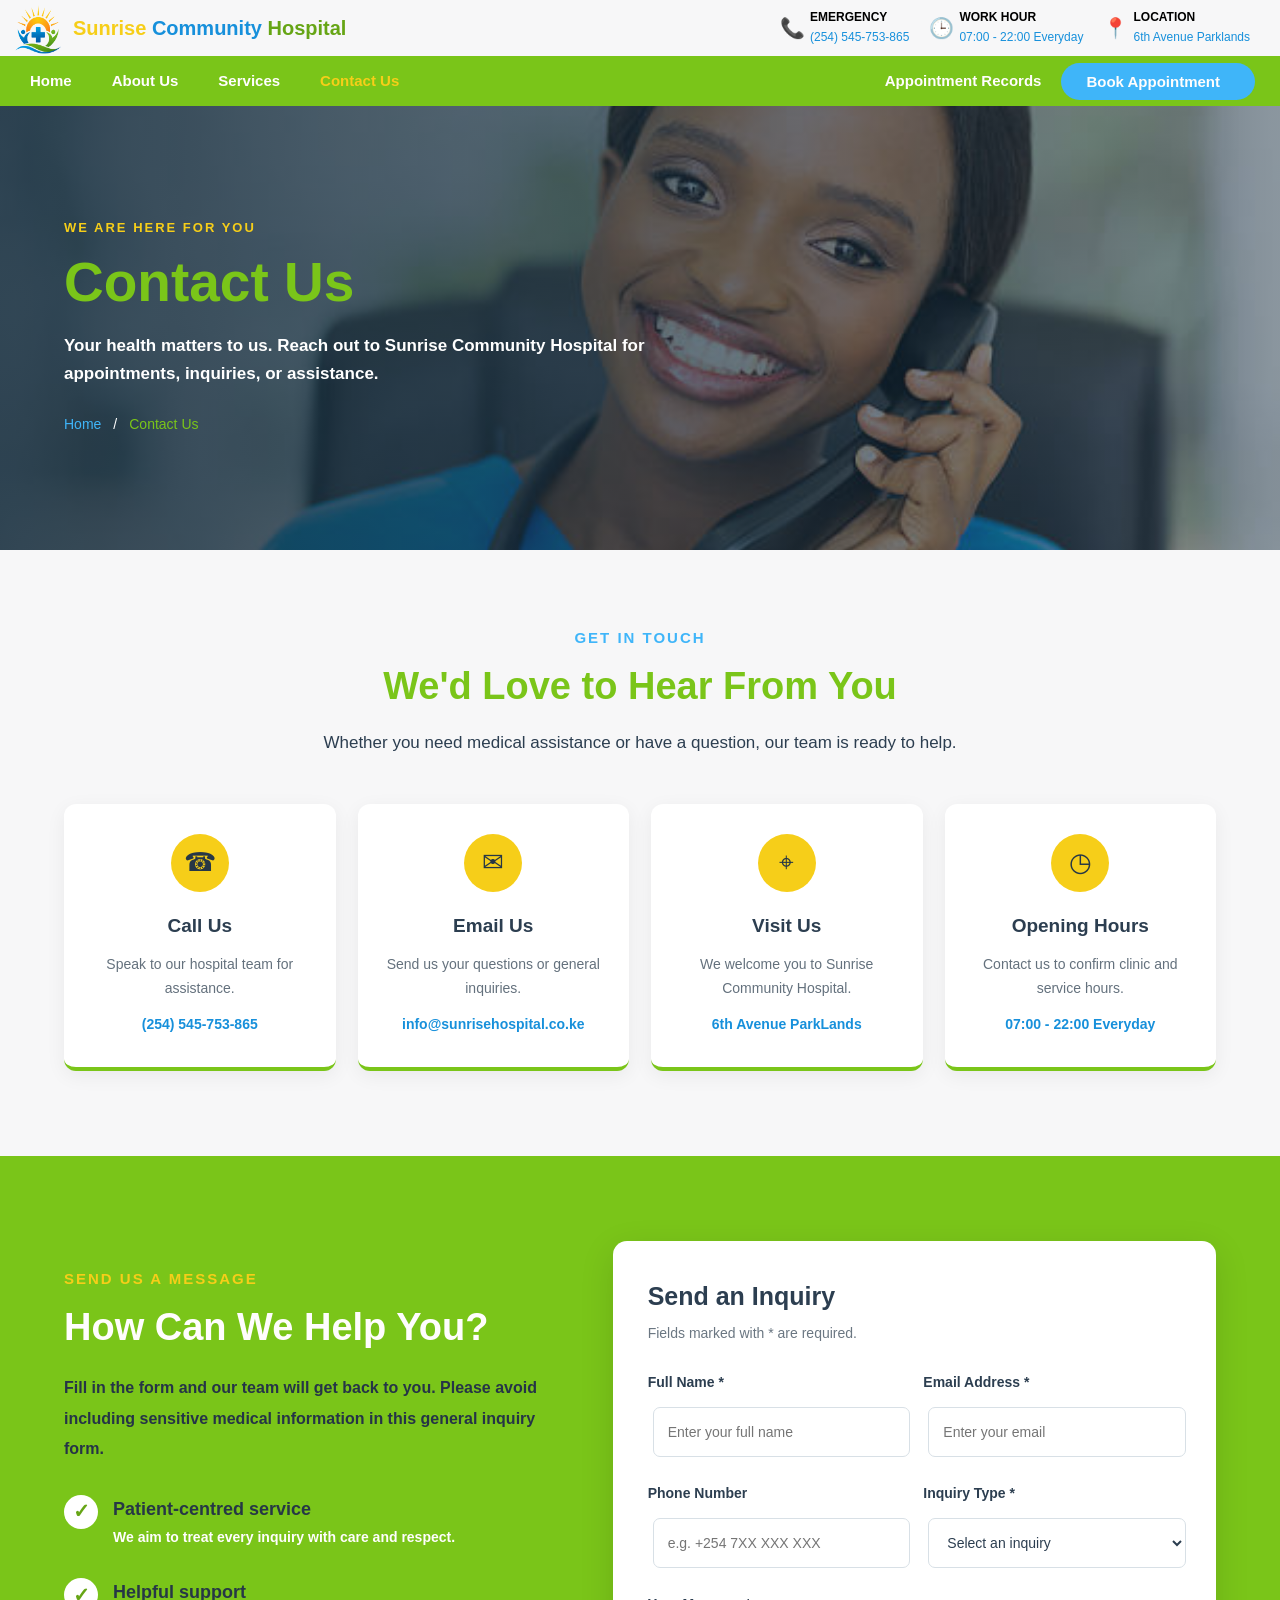
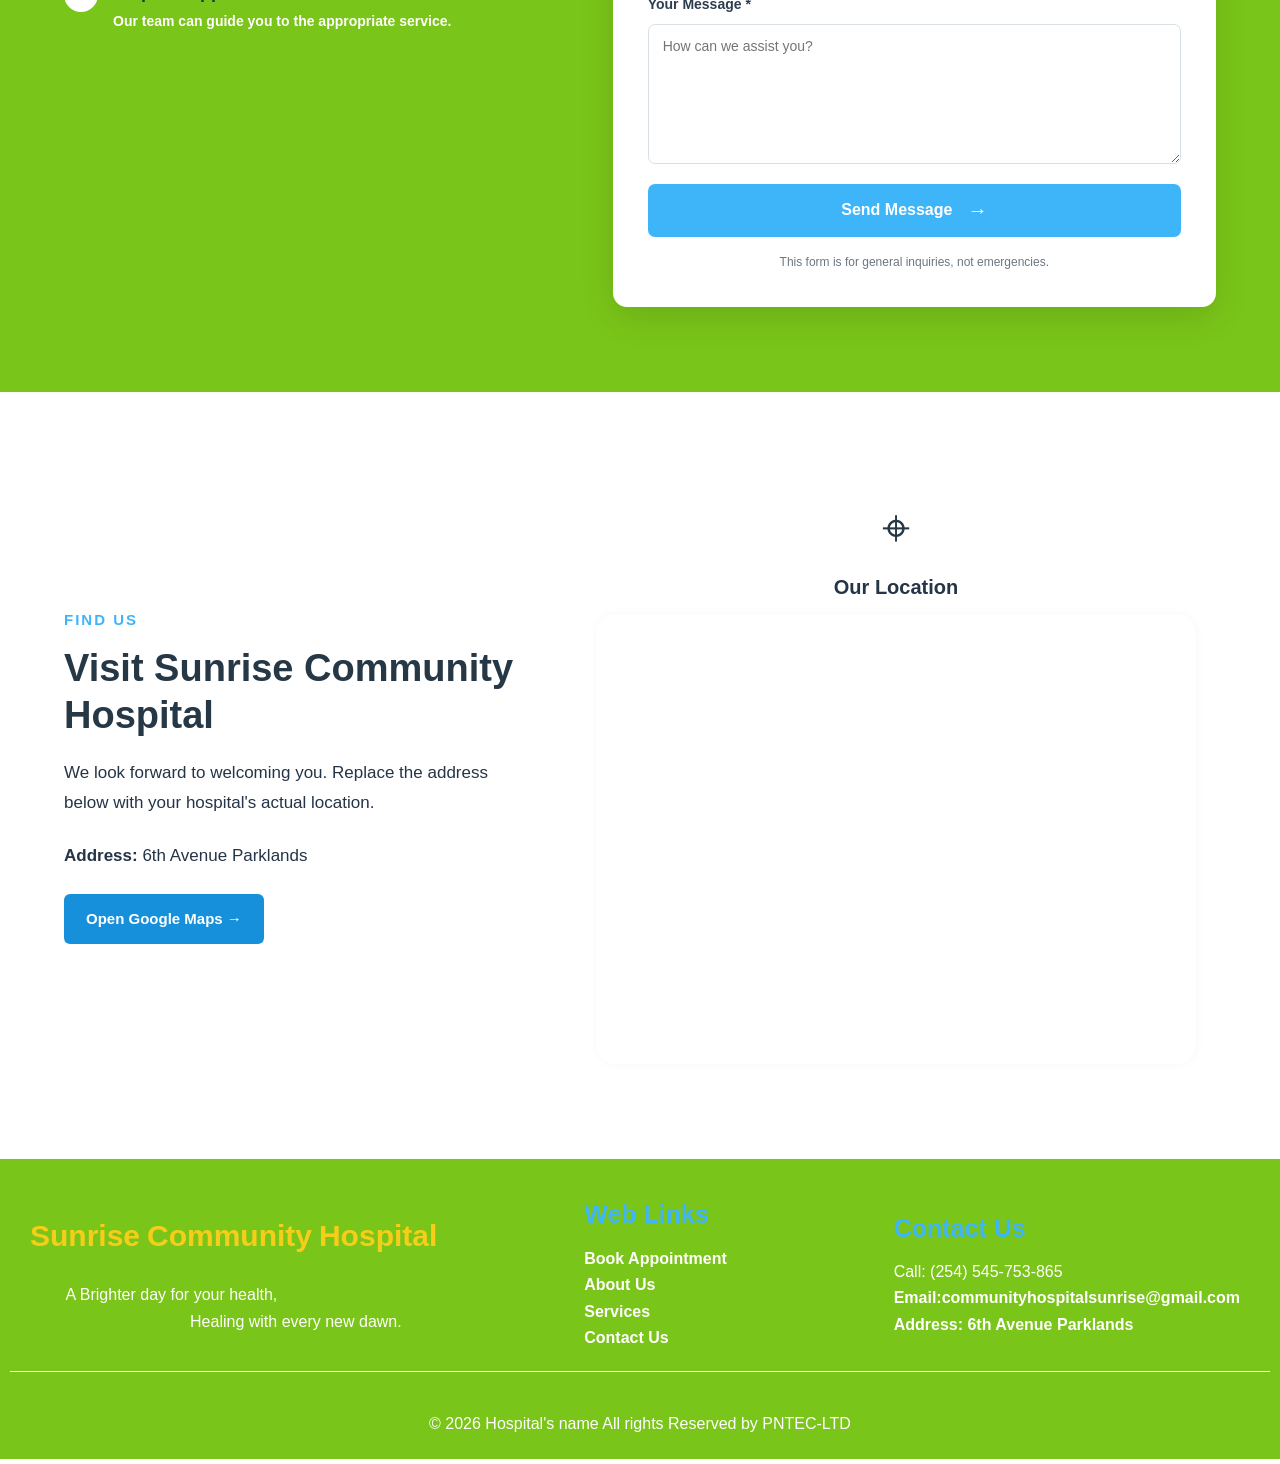
<file: Contact_Us.html>
<!DOCTYPE html>
<html lang="en">
<head>
    <meta charset="UTF-8">
    <meta name="viewport" content="width=device-width, initial-scale=1.0">
    <link rel="stylesheet" href="styles.css">
    <link rel="stylesheet" href="queries.css">
    <link rel="icon" type="image/x-icon" href="images/sunrise_logo.png">
    <link rel="stylesheet" href="https://cloudflare.com">
    <script src="script.js"></script>
    
    <title>Sunrise Community Hospital</title>
</head>
<body>
    <div class="page-elements">
        <!--Head of the page-->
        <header>
            <!-- hospital name and logo -->
            <div class="title-bar">
                <div class="logo_name">
                    <a href="index.html" class="logo_as_link" target="_self">
                        <!--Hospital's logo-->
                        <img src="images/sunrise_logo.png" alt="sunrise logo" class="logo" >
                        <!--Hospital's name-->
                        <div class="hospital-name">
                            <p>
                                <span class="sunrise">Sunrise </span> 
                                <span class="community">Community</span> 
                                <span class="hospital">Hospital</span> 
                            </p>
                        </div>
                    </a>
                </div>
                <!--Hospital's head details-->
                <div class="header-details-container">
                    <div class="hospital_contact">
                        <div class="info_widgets">&#128222;</div>
                        <div class="head-info">
                            <div class="info_text">EMERGENCY</div>
                            <div class="info-item">
                                (254) 545-753-865
                            </div>
                        </div>
                    </div>

                    <div class="work_hour">
                        <div class="info_widgets">&#x1F552;</div>
                        <div class="head-info">
                            <div class="info_text">WORK HOUR</div>
                            <div class="info-item">
                                07:00 - 22:00 Everyday
                            </div>
                        </div>
                    </div>

                    <div class="location">
                        <div class="info_widgets">&#128205;</div>
                        <div class="head-info">
                            <div class="info_text">LOCATION</div>
                            <div class="hospital-area">
                                <a href="https://maps.app.goo.gl/b62ZyZZxRLboZtiKA" target="_blank" class="map_link" >6th Avenue Parklands</a>
                            </div>
                        </div>
                    </div>
                </div>
                <div class="motto">
                    <span>
                        A Brighter day for your health, <br>
                        Healing with every new dawn.
                    </span>
                </div>
            </div>
             <!--Navigation bar-->
            <div class="nav-bar">
                <nav class="nav-links">
                    <ul>
                        <li><a href="index.html" target="_self" class="page">Home</a></li>
                        <li><a href="About_Us.html" target="_self" class="page">About Us</a></li>
                        <li><a href="Services.html" target="_self" class="page">Services</a></li>
                        <li><a href="Contact_Us.html" target="_self" style="color:#f6ce19" class="page">Contact Us</a></li>
                    
                    </ul>
                    <ul id="sidebar">
                        <li onclick="hideSidebar()" class="close-side-bar">
                            <div>
                                <a href="" class="close-icon"><svg xmlns="http://www.w3.org/2000/svg" height="20px" viewBox="0 -960 960 960" width="20px" fill="#ffffff"><path d="m256-200-56-56 224-224-224-224 56-56 224 224 224-224 56 56-224 224 224 224-56 56-224-224-224 224Z"/></svg></a>
                            </div>
                        </li>
                        <li><a href="index.html" target="_self" class="page1">Home</a></li>
                        <li><a href="About_Us.html" target="_self" class="page1">About Us</a></li>
                        <li><a href="Services.html" target="_self" class="page1">Services</a></li>
                        <li><a href="Contact_Us.html" target="_self" style="color:#f6ce19" class="page1">Contact Us</a></li>
                    </ul>
                </nav>
                <!-- appointment button -->
                <div class="appointment">
                    <div onclick="showSidebar()">
                            <a href="javascript:void(0)" class="burger-icon"><svg xmlns="http://www.w3.org/2000/svg" height="20px" viewBox="0 -960 960 960" width="20px" fill="#ffffff"><path d="M120-240v-80h720v80H120Zm0-200v-80h720v80H120Zm0-200v-80h720v80H120Z"/></svg></a></div>
                    <a href="appointments.php" class="appointment-records">Appointment Records</a> 
                    <button type="button" name="appointment">
                        <a href="Appointment.html" target="_self" class="page1"> Book Appointment</a>
                    </button>
                </div>
            </div>
        </header>

       


        <!--main webpage contents-->
        <main>
            <!-- SECTION 1: CONTACT HERO -->
            <section class="contact-hero">
                <div class="contact-hero-overlay">
                    <div class="contact-container contact-hero-content">
                        <p class="contact-eyebrow">WE ARE HERE FOR YOU</p>
                        <h1>Contact Us</h1>
                        <p>
                            Your health matters to us. Reach out to Sunrise Community
                            Hospital for appointments, inquiries, or assistance.
                        </p>

                        <div class="contact-breadcrumb">
                            <a href="index.html">Home</a>
                            <span>/</span>
                            <span class="contact-crumb">Contact Us</span>
                        </div>
                    </div>
                </div>
            </section>

            <!-- SECTION 2: CONTACT INFORMATION -->
            <section class="contact-information">
                <div class="contact-container">
                    <div class="contact-heading">
                        <span class="contact-label">GET IN TOUCH</span>
                        <h2>We'd Love to Hear From You</h2>
                        <p>
                            Whether you need medical assistance or have a question,
                            our team is ready to help.
                        </p>
                    </div>

                    <div class="contact-info-grid">

                        <div class="contact-info-card">
                            <div class="contact-icon">☎</div>
                            <h3>Call Us</h3>
                            <p>Speak to our hospital team for assistance.</p>
                            <a href="tel:(254) 545-753-865">(254) 545-753-865</a>
                        </div>

                        <div class="contact-info-card">
                            <div class="contact-icon">✉</div>
                            <h3>Email Us</h3>
                            <p>Send us your questions or general inquiries.</p>
                            <a href="mailto:info@sunrisehospital.co.ke">
                                info@sunrisehospital.co.ke
                            </a>
                        </div>

                        <div class="contact-info-card">
                            <div class="contact-icon">⌖</div>
                            <h3>Visit Us</h3>
                            <p>We welcome you to Sunrise Community Hospital.</p>
                            <a href="https://maps.app.goo.gl/m2A5WP3hD7jWRM8e6">6th Avenue ParkLands</a>
                        </div>

                        <div class="contact-info-card">
                            <div class="contact-icon">◷</div>
                            <h3>Opening Hours</h3>
                            <p>Contact us to confirm clinic and service hours.</p>
                            <a href="#">07:00 - 22:00 Everyday</a>
                        </div>

                    </div>
                </div>
            </section>

            <!-- SECTION 3: CONTACT FORM
                Background changes to your navbar-color here. -->
            <section class="contact-form-section">
                <div class="contact-container contact-form-layout">

                    <div class="contact-form-intro">
                        <span class="contact-label">SEND US A MESSAGE</span>
                        <h2>How Can We Help You?</h2>
                        <p>
                            Fill in the form and our team will get back to you.
                            Please avoid including sensitive medical information
                            in this general inquiry form.
                        </p>

                        <div class="contact-promise">
                            <span class="promise-check">✓</span>
                            <div>
                                <h3>Patient-centred service</h3>
                                <p>We aim to treat every inquiry with care and respect.</p>
                            </div>
                        </div>

                        <div class="contact-promise">
                            <span class="promise-check">✓</span>
                            <div>
                                <h3>Helpful support</h3>
                                <p>Our team can guide you to the appropriate service.</p>
                            </div>
                        </div>
                    </div>

                    <form class="contact-form" action="#" method="post">
                        <h3>Send an Inquiry</h3>
                        <p class="form-description">
                            Fields marked with * are required.
                        </p>

                        <div class="contact-input-row">
                            <div class="contact-form-group">
                                <label for="contact-name">Full Name *</label>
                                <input
                                    type="text"
                                    id="contact-name"
                                    name="name"
                                    placeholder="Enter your full name"
                                    autocomplete="name"
                                    required
                                >
                            </div>

                            <div class="contact-form-group">
                                <label for="contact-email">Email Address *</label>
                                <input
                                    type="email"
                                    id="contact-email"
                                    name="email"
                                    placeholder="Enter your email"
                                    autocomplete="email"
                                    required
                                >
                            </div>
                        </div>

                        <div class="contact-input-row">
                            <div class="contact-form-group">
                                <label for="contact-phone">Phone Number</label>
                                <input
                                    type="tel"
                                    id="contact-phone"
                                    name="phone"
                                    placeholder="e.g. +254 7XX XXX XXX"
                                    autocomplete="tel"
                                >
                            </div>

                            <div class="contact-form-group">
                                <label for="contact-subject">Inquiry Type *</label>
                                <select id="contact-subject" name="subject" required>
                                    <option value="">Select an inquiry</option>
                                    <option value="appointment">Appointment</option>
                                    <option value="general">General Inquiry</option>
                                    <option value="services">Hospital Services</option>
                                    <option value="feedback">Feedback</option>
                                    <option value="other">Other</option>
                                </select>
                            </div>
                        </div>

                        <div class="contact-form-group">
                            <label for="contact-message">Your Message *</label>
                            <textarea
                                id="contact-message"
                                name="message"
                                rows="6"
                                placeholder="How can we assist you?"
                                required
                            ></textarea>
                        </div>

                        <button type="submit" class="contact-submit-btn">
                            Send Message <span>→</span>
                        </button>

                        <p class="form-note">
                            This form is for general inquiries, not emergencies.
                        </p>
                    </form>

                </div>
            </section>

            <!-- SECTION 4: LOCATION -->
            <section class="contact-location-section">
                <div class="contact-container contact-location-layout">
                    <div class="contact-location-text">
                        <span class="contact-label">FIND US</span>
                        <h2>Visit Sunrise Community Hospital</h2>
                        <p>
                            We look forward to welcoming you. Replace the address
                            below with your hospital's actual location.
                        </p>

                        <p class="location-address">
                            <strong>Address:</strong> 6th Avenue Parklands
                        </p>

                        <a
                            class="contact-map-btn"
                            href="https://maps.app.goo.gl/m2A5WP3hD7jWRM8e6"
                            target="_blank"
                            rel="noopener noreferrer"
                        >
                            Open Google Maps →
                        </a>
                    </div>

                    <div class="contact-location-placeholder">
                        <div class="location-pin">⌖</div>
                        <h3>Our Location</h3>
                        <iframe src="https://www.google.com/maps/embed?pb=!1m18!1m12!1m3!1d3988.8617803647785!2d36.821363399999996!3d-1.2546463!2m3!1f0!2f0!3f0!3m2!1i1024!2i768!4f13.1!3m3!1m2!1s0x182f1702c954512d%3A0xaae05fe431247282!2sSixth%20Parklands%20Ave%2C%20Nairobi!5e0!3m2!1sen!2ske!4v1792152575585!5m2!1sen!2ske" width="600" height="450" style="border:0;" allowfullscreen="" loading="lazy" referrerpolicy="strict-origin-when-cross-origin"></iframe>
                    </div>
                </div>
            </section>
            
        </main>


        
        <!--footer of the page-->
       <footer>
            <div class="footer-row1">
                <!--Hospital's name and motto-->
                <div class="name-motto">
                    <div class="footer-name">
                        <a href="index.html" class="hospital-name" target="_self">
                            <h2 class="footer_name">
                                <span class="sunrise">Sunrise</span> 
                                <span class="community">Community</span> 
                                <span class="hospital">Hospital</span> 
                            </h2>
                        </a>
                    </div>
                    <div class="footer-motto">
                        
                        <pre>A Brighter day for your health,
                            Healing with every new dawn.</pre>
                        
                    </div>
                </div>

                <!--links for webpages-->
                <div class="web-links">
                    <h2>Web Links</h2>
                    <a href="Appointment.html" target="_self" class="page">Book Appointment</a>
                    <a href="About_Us.html" target="_self" class="page">About Us</a>
                    <a href="Services.html" target="_self" class="page">Services</a>
                    <a href="Contact_Us.html" target="_self" class="page">Contact Us</a>
                </div>

                <!--Hospitals contact info-->
                <div class="contact-info" >
                    <h2>Contact Us</h2>
                    <div class="number">
                        Call: (254) 545-753-865
                    </div>
                    <div>
                        <a href="mailto:communityhospitalsunrise@gmail.com" class="page">Email:communityhospitalsunrise@gmail.com</a>
                    </div>
                    <div>
                        <a href="https://maps.app.goo.gl/b62ZyZZxRLboZtiKA" target="_blank" class="page" >Address: 6th Avenue Parklands</a>
                    </div>
                </div>
            </div>

            <!-- copy rights -->
            <div class="copyright-container">
                <div class="copyright">
                    <p>&#169; 2026 Hospital's name All rights Reserved by PNTEC-LTD</p>
                </div>
            </div>
        </footer>
    </div>
</body>
</html>
</file>
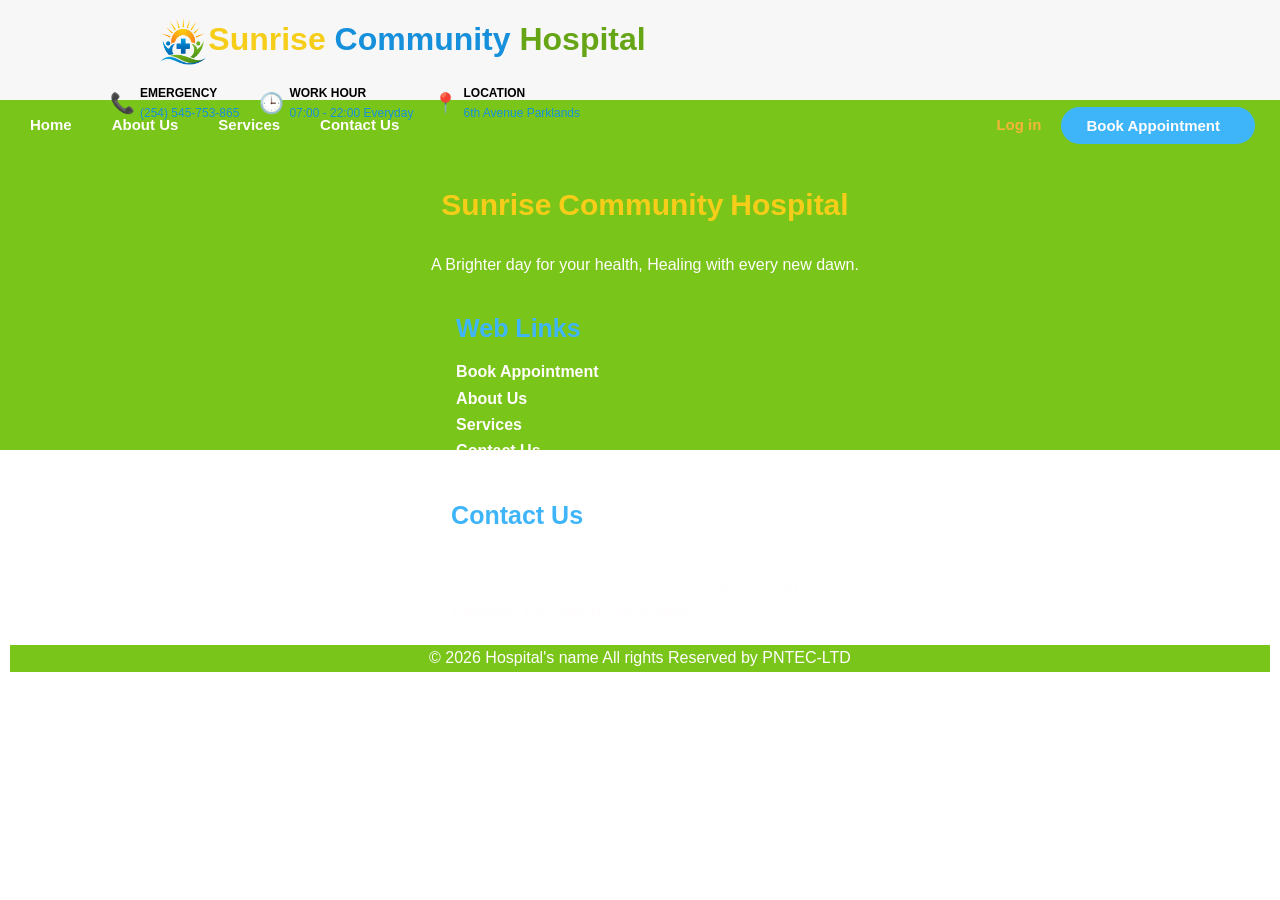
<file: login.html>
<!DOCTYPE html>
<html lang="en">
<head>
    <meta charset="UTF-8">
    <meta name="viewport" content="width=device-width, initial-scale=1.0">
    <link rel="stylesheet" href="styles.css">
    <link rel="stylesheet" href="queries.css">
    <link rel="icon" type="image/x-icon" href="images/sunrise logo only.png">
    <link rel="stylesheet" href="https://cloudflare.com">

    
    <title>Sunrise Community Hospital</title>
</head>
<body>
    <div class="page-elements">
        <!--Head of the page-->
        <header>
            <!-- hospital name and logo -->
            <div class="logo_name">
                <a href="index.html" class="logo_as_link" target="_self">
                    <!--Hospital's logo-->
                    <img src="images/sunrise logo only.png" alt="sunrise logo" class="logo" >
                    <!--Hospital's name-->
                    <h1 class="head_name">
                        <span class="sunrise">Sunrise</span> 
                        <span class="community">Community</span> 
                        <span class="hospital">Hospital</span> 
                    </h1>
                </a>
            </div>
            <!--Hospital's head details-->
           <div class="header-details-container">
                <div class="hospital_contact">
                    <div class="info_widgets">&#128222;</div>
                    <div class="head-info">
                        <div class="info_text">EMERGENCY</div>
                        <div class="info-item">
                            (254) 545-753-865
                        </div>
                    </div>
                </div>

                <div class="work_hour">
                    <div class="info_widgets">&#x1F552;</div>
                    <div class="head-info">
                        <div class="info_text">WORK HOUR</div>
                        <div class="info-item">
                            07:00 - 22:00 Everyday
                        </div>
                    </div>
                </div>

                <div class="location">
                    <div class="info_widgets">&#128205;</div>
                    <div class="head-info">
                        <div class="info_text">LOCATION</div>
                        <div class="hospital-area">
                            <a href="https://maps.app.goo.gl/b62ZyZZxRLboZtiKA" target="_blank" class="map_link" >6th Avenue Parklands</a>
                        </div>
                    </div>
                </div>
           </div>
        </header>

        <!--Navigation bar-->
        <div class="nav-bar">
            <nav class="nav-links">
                <ul>
                    <li><a href="index.html" target="_self" class="page">Home</a></li>
                    <li><a href="About_Us.html" target="_self" class="page">About Us</a></li>
                    <li><a href="Services.html" target="_self" class="page">Services</a></li>
                    <li><a href="Contact_Us.html" target="_self" class="page">Contact Us</a></li>
                </ul>
            </nav>
            <!-- admin login and appointment button -->
            <div class="appointment">
                <a href="login.html" style="color:#f6b438" class="page">Log in</a>
                <button type="button" name="appointment">
                    <a href="Appointment.html" target="_self" class="page"> Book Appointment</a>
                </button>
            </div>
        </div>


        <!--main webpage contents-->
        <div>

        </div>


        
        <!--footer of the page-->
        <footer>
            <div>
                <!--Hospital's name and motto-->
                <div class="name-motto">
                    <div class="footer-name">
                        <a href="index.html" class="hospital-name" target="_self">
                        <h2 class="footer_name">
                            <span class="sunrise">Sunrise</span> 
                            <span class="community">Community</span> 
                            <span class="hospital">Hospital</span> 
                        </h2>
                    </a>
                    </div>
                    <div class="footer-motto">
                        
                        A Brighter day for your health,
                        Healing with every new dawn.
                        
                    </div>
                </div>

                <!--links for webpages-->
                <div class="web-links">
                    <h2>Web Links</h2>
                    <a href="Appointment.html" target="_self" class="page">Book Appointment</a>
                    <a href="About_Us.html" target="_self" class="page">About Us</a>
                    <a href="Services.html" target="_self" class="page">Services</a>
                    <a href="Contact_Us.html" target="_self" class="page">Contact Us</a>
                </div>

                <!--Hospitals contact info-->
                <div class="contact-info" >
                    <h2>Contact Us</h2>
                    <div class="number">
                        Call: (254) 545-753-865
                    </div>
                    <div>
                        <a href="mailto:communityhospitalsunrise@gmail.com" class="page">Email:communityhospitalsunrise@gmail.com</a>
                    </div>
                    <div>
                        <a href="https://maps.app.goo.gl/b62ZyZZxRLboZtiKA" target="_blank" class="page" >Address: 6th Avenue Parklands</a>
                    </div>
                </div>
            </div>

            <!-- copy rights -->
            <div class="copyright-container">
                <div class="copyright">
                    <p>&#169; 2026 Hospital's name All rights Reserved by PNTEC-LTD</p>
                </div>
            </div>
        </footer>
    </div>
    <script src="script.js"></script>
</body>
</html>
</file>
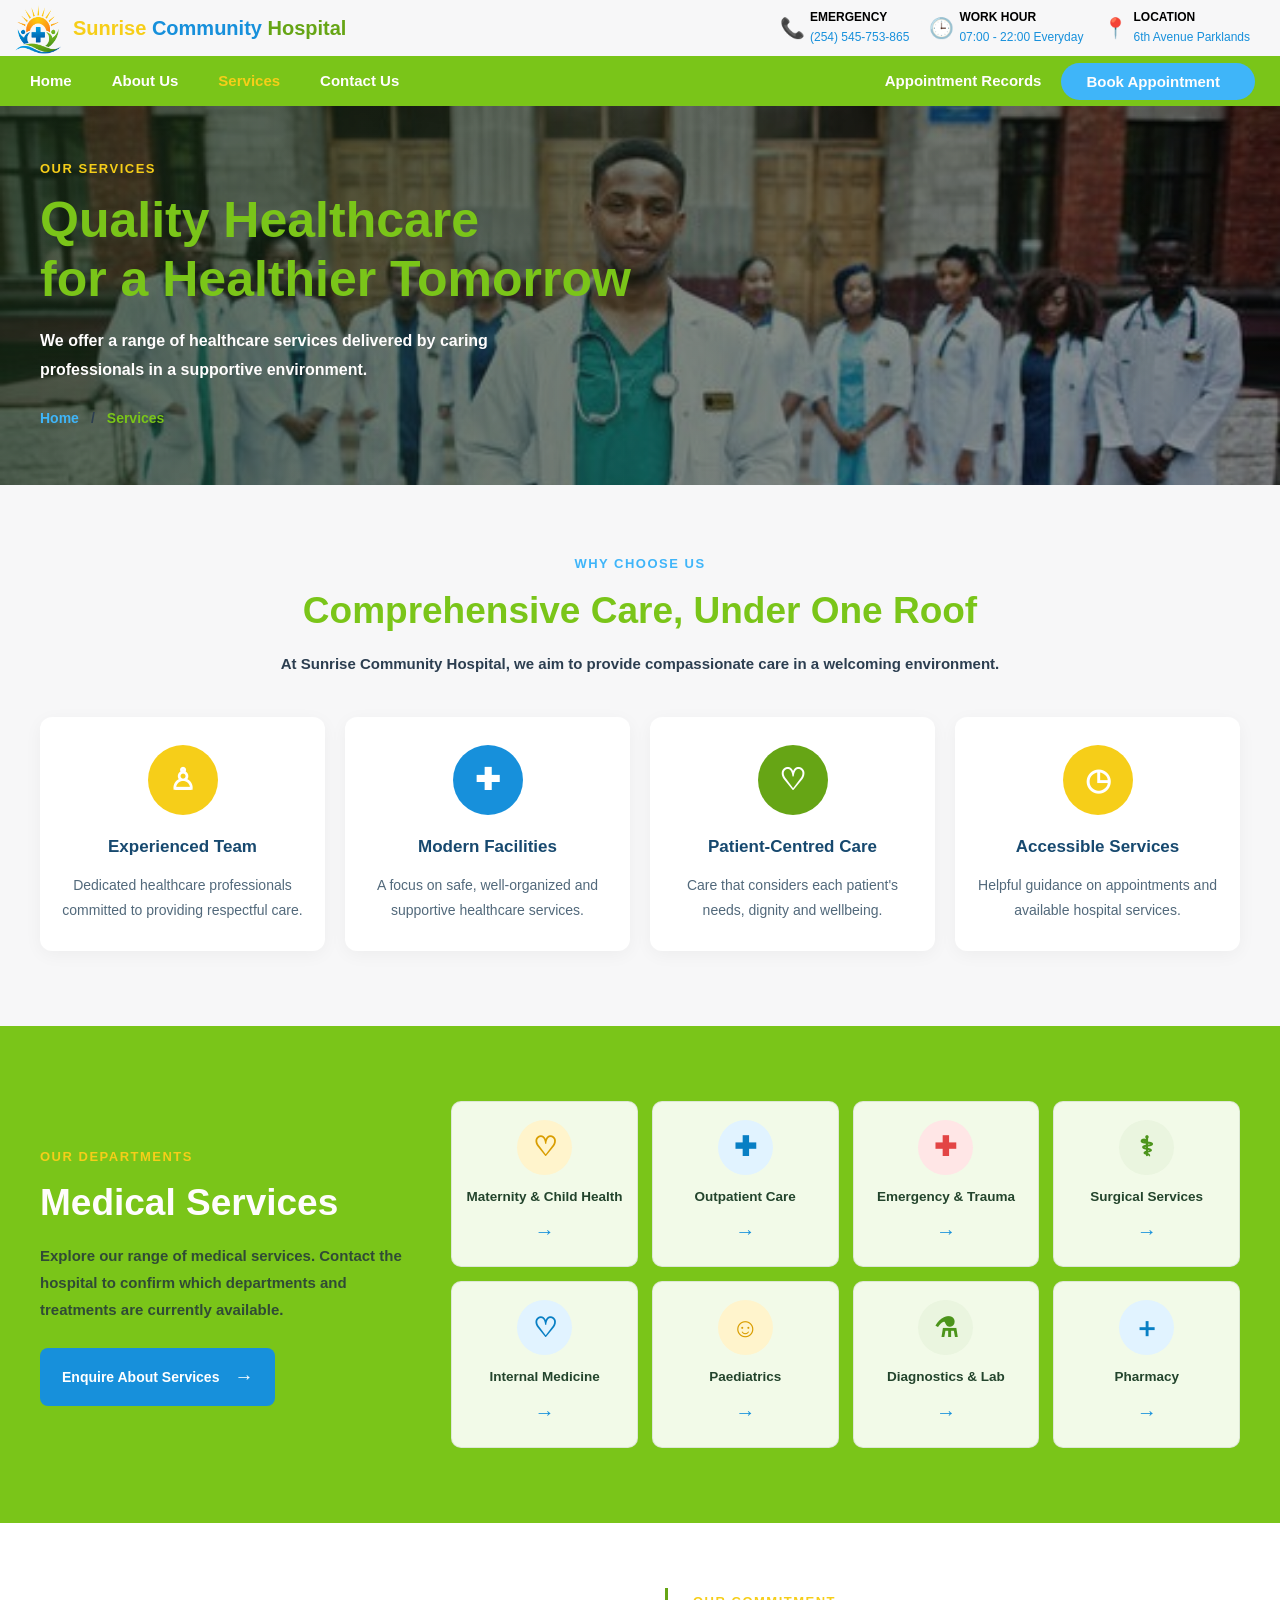
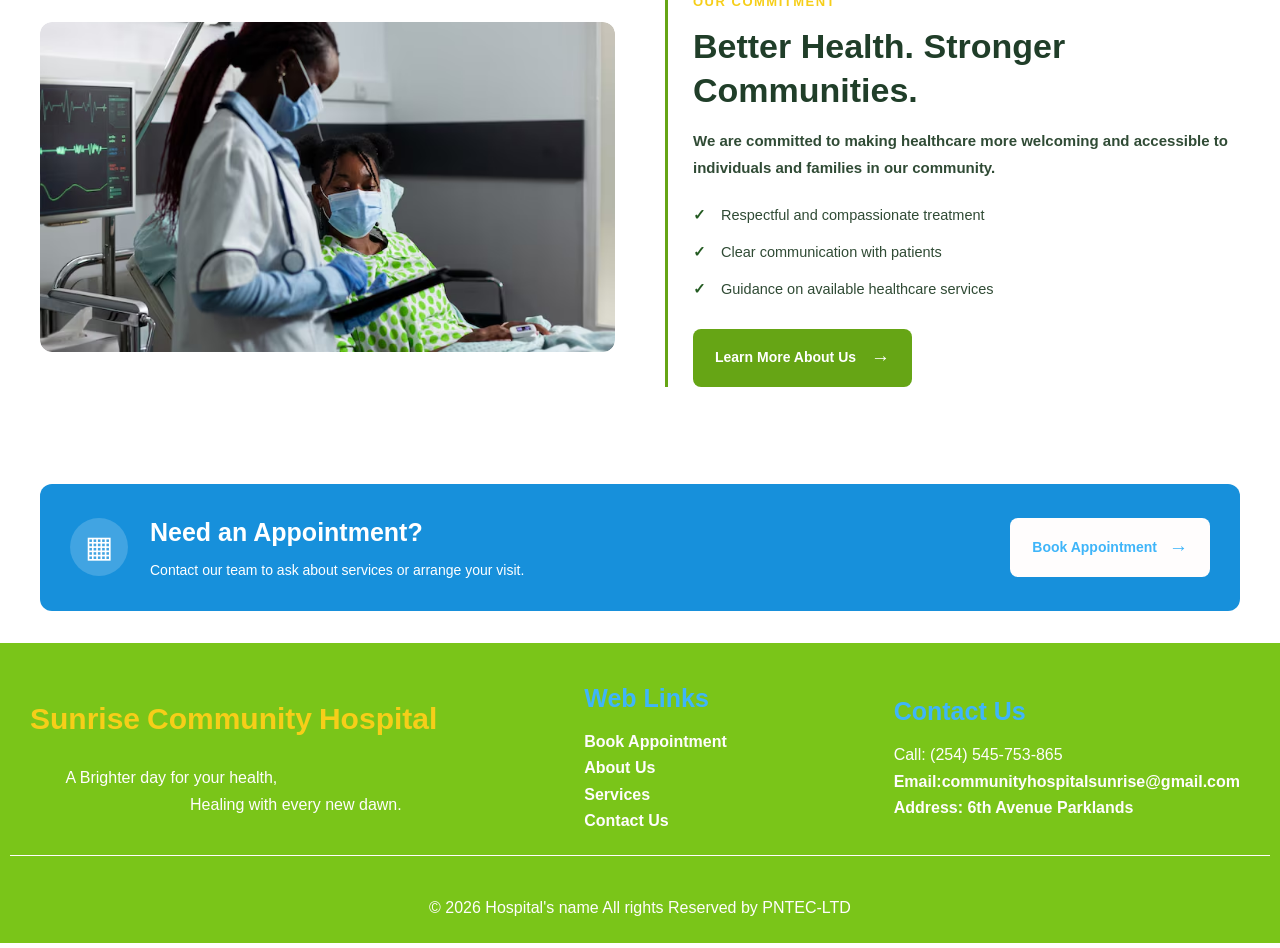
<file: Services.html>
<!DOCTYPE html>
<html lang="en">
<head>
    <meta charset="UTF-8">
    <meta name="viewport" content="width=device-width, initial-scale=1.0">
    <link rel="stylesheet" href="styles.css">
    <link rel="stylesheet" href="queries.css">
    <link rel="icon" type="image/x-icon" href="images/sunrise_logo.png">
    <link rel="stylesheet" href="https://cloudflare.com">
    <script src="script.js"></script>
    
    <title>Sunrise Community Hospital</title>
</head>
<body>
    <div class="page-elements">
        <!--Head of the page-->
        <header>
            <!-- hospital name and logo -->
            <div class="title-bar">
                <div class="logo_name">
                    <a href="index.html" class="logo_as_link" target="_self">
                        <!--Hospital's logo-->
                        <img src="images/sunrise_logo.png" alt="sunrise logo" class="logo" >
                        <!--Hospital's name-->
                        <div class="hospital-name">
                            <p>
                                <span class="sunrise">Sunrise </span> 
                                <span class="community">Community</span> 
                                <span class="hospital">Hospital</span> 
                            </p>
                        </div>
                    </a>
                </div>
                <!--Hospital's head details-->
                <div class="header-details-container">
                    <div class="hospital_contact">
                        <div class="info_widgets">&#128222;</div>
                        <div class="head-info">
                            <div class="info_text">EMERGENCY</div>
                            <div class="info-item">
                                (254) 545-753-865
                            </div>
                        </div>
                    </div>

                    <div class="work_hour">
                        <div class="info_widgets">&#x1F552;</div>
                        <div class="head-info">
                            <div class="info_text">WORK HOUR</div>
                            <div class="info-item">
                                07:00 - 22:00 Everyday
                            </div>
                        </div>
                    </div>

                    <div class="location">
                        <div class="info_widgets">&#128205;</div>
                        <div class="head-info">
                            <div class="info_text">LOCATION</div>
                            <div class="hospital-area">
                                <a href="https://maps.app.goo.gl/b62ZyZZxRLboZtiKA" target="_blank" class="map_link" >6th Avenue Parklands</a>
                            </div>
                        </div>
                    </div>
                </div>
                <div class="motto">
                    <span>
                        A Brighter day for your health, <br>
                        Healing with every new dawn.
                    </span>
                </div>
            </div>
            <!--Navigation bar-->
            <div class="nav-bar">
                <nav class="nav-links">
                    <ul>
                        <li><a href="index.html" target="_self" class="page">Home</a></li>
                        <li><a href="About_Us.html" target="_self" class="page">About Us</a></li>
                        <li><a href="Services.html" target="_self" style="color:#f6ce19" class="page">Services</a></li>
                        <li><a href="Contact_Us.html" target="_self" class="page">Contact Us</a></li>
                    
                    </ul>
                    <ul id="sidebar">
                        <li onclick="hideSidebar()" class="close-side-bar">
                            <div>
                                <a href="" class="close-icon"><svg xmlns="http://www.w3.org/2000/svg" height="20px" viewBox="0 -960 960 960" width="20px" fill="#ffffff"><path d="m256-200-56-56 224-224-224-224 56-56 224 224 224-224 56 56-224 224 224 224-56 56-224-224-224 224Z"/></svg></a>
                            </div>
                        </li>
                        <li><a href="index.html" target="_self" class="page1">Home</a></li>
                        <li><a href="About_Us.html" target="_self" class="page1">About Us</a></li>
                        <li><a href="Services.html" target="_self" style="color:#f6ce19" class="page1">Services</a></li>
                        <li><a href="Contact_Us.html" target="_self" class="page1">Contact Us</a></li>
                    </ul>
                </nav>
                <!-- appointment button -->
                <div class="appointment">
                    <div onclick="showSidebar()">
                            <a href="javascript:void(0)" class="burger-icon"><svg xmlns="http://www.w3.org/2000/svg" height="20px" viewBox="0 -960 960 960" width="20px" fill="#ffffff"><path d="M120-240v-80h720v80H120Zm0-200v-80h720v80H120Zm0-200v-80h720v80H120Z"/></svg></a></div>
                   <a href="appointments.php" class="appointment-records">Appointment Records</a> 
                    <button type="button" name="appointment">
                        <a href="Appointment.html" target="_self" class="page1"> Book Appointment</a>
                    </button>
                </div>
            </div>
        </header>

        


        <!--main webpage contents-->
        
                <main class="services-page">

            <!-- SECTION 1: HERO -->
            <section class="services-hero">
                <div class="services-hero-overlay">
                    <div class="services-container services-hero-content">
                        <span class="services-eyebrow">OUR SERVICES</span>
                        <h1>Quality Healthcare<br>for a Healthier Tomorrow</h1>
                        <p>
                            We offer a range of healthcare services delivered by
                            caring professionals in a supportive environment.
                        </p>

                        <div class="services-breadcrumb">
                            <a href="index.html">Home</a>
                            <span>/</span>
                            <span class="contact-crumb">Services</span>
                        </div>
                    </div>
                </div>
            </section>

            <!-- SECTION 2: WHY CHOOSE US -->
            <section class="services-why">
                <div class="services-container">
                    <div class="services-heading">
                        <span class="services-label">WHY CHOOSE US</span>
                        <h2>Comprehensive Care, Under One Roof</h2>
                        <p>
                            At Sunrise Community Hospital, we aim to provide
                            compassionate care in a welcoming environment.
                        </p>
                    </div>

                    <div class="services-benefits-grid">

                        <article class="services-benefit-card">
                            <div class="services-benefit-icon benefit-yellow">♙</div>
                            <h3>Experienced Team</h3>
                            <p>
                                Dedicated healthcare professionals committed
                                to providing respectful care.
                            </p>
                        </article>

                        <article class="services-benefit-card">
                            <div class="services-benefit-icon benefit-blue">✚</div>
                            <h3>Modern Facilities</h3>
                            <p>
                                A focus on safe, well-organized and supportive
                                healthcare services.
                            </p>
                        </article>

                        <article class="services-benefit-card">
                            <div class="services-benefit-icon benefit-green">♡</div>
                            <h3>Patient-Centred Care</h3>
                            <p>
                                Care that considers each patient's needs,
                                dignity and wellbeing.
                            </p>
                        </article>

                        <article class="services-benefit-card">
                            <div class="services-benefit-icon benefit-yellow">◷</div>
                            <h3>Accessible Services</h3>
                            <p>
                                Helpful guidance on appointments and available
                                hospital services.
                            </p>
                        </article>

                    </div>
                </div>
            </section>

            <!-- SECTION 3: MEDICAL SERVICES
                Background changes to navbar-color here. -->
            <section class="services-departments">
                <div class="services-container services-departments-layout">

                    <div class="services-departments-intro">
                        <span class="services-label">OUR DEPARTMENTS</span>
                        <h2>Medical Services</h2>
                        <p>
                            Explore our range of medical services. Contact the
                            hospital to confirm which departments and treatments
                            are currently available.
                        </p>

                        <a href="Contact_Us.html" class="services-main-btn">
                            Enquire About Services <span>→</span>
                        </a>
                    </div>

                    <div class="services-department-grid">

                        <a href="Contact_Us.html" class="services-department-card">
                            <div class="department-icon department-yellow">♡</div>
                            <h3>Maternity &amp; Child Health</h3>
                            <span class="department-arrow">→</span>
                        </a>

                        <a href="Contact_Us.html" class="services-department-card">
                            <div class="department-icon department-blue">✚</div>
                            <h3>Outpatient Care</h3>
                            <span class="department-arrow">→</span>
                        </a>

                        <a href="Contact_Us.html" class="services-department-card">
                            <div class="department-icon department-red">✚</div>
                            <h3>Emergency &amp; Trauma</h3>
                            <span class="department-arrow">→</span>
                        </a>

                        <a href="Contact_Us.html" class="services-department-card">
                            <div class="department-icon department-green">⚕</div>
                            <h3>Surgical Services</h3>
                            <span class="department-arrow">→</span>
                        </a>

                        <a href="Contact_Us.html" class="services-department-card">
                            <div class="department-icon department-blue">♡</div>
                            <h3>Internal Medicine</h3>
                            <span class="department-arrow">→</span>
                        </a>

                        <a href="Contact_Us.html" class="services-department-card">
                            <div class="department-icon department-yellow">☺</div>
                            <h3>Paediatrics</h3>
                            <span class="department-arrow">→</span>
                        </a>

                        <a href="Contact_Us.html" class="services-department-card">
                            <div class="department-icon department-green">⚗</div>
                            <h3>Diagnostics &amp; Lab</h3>
                            <span class="department-arrow">→</span>
                        </a>

                        <a href="Contact_Us.html" class="services-department-card">
                            <div class="department-icon department-blue">＋</div>
                            <h3>Pharmacy</h3>
                            <span class="department-arrow">→</span>
                        </a>

                    </div>
                </div>
            </section>

            <!-- SECTION 4: OUR COMMITMENT -->
            <section class="services-commitment">
                <div class="services-container services-commitment-layout">

                    <div class="services-commitment-image">
                        <img
                            src="images/sick_patient_with_doctor.jpg"
                            alt="Healthcare professional consulting with a patient"
                            loading="lazy"
                        >
                    </div>

                    <div class="services-commitment-content">
                        <span class="services-label">OUR COMMITMENT</span>
                        <h2>Better Health. Stronger Communities.</h2>
                        <p>
                            We are committed to making healthcare more welcoming
                            and accessible to individuals and families in our
                            community.
                        </p>

                        <ul class="services-commitment-list">
                            <li>Respectful and compassionate treatment</li>
                            <li>Clear communication with patients</li>
                            <li>Guidance on available healthcare services</li>
                        </ul>

                        <a href="About_Us.html" class="services-commitment-btn">
                            Learn More About Us <span>→</span>
                        </a>
                    </div>

                </div>
            </section>

            <!-- SECTION 5: APPOINTMENT CTA -->
            <section class="services-cta">
                <div class="services-container services-cta-content">
                    <div class="services-cta-icon">▦</div>

                    <div class="services-cta-text">
                        <h2>Need an Appointment?</h2>
                        <p>
                            Contact our team to ask about services or arrange
                            your visit.
                        </p>
                    </div>

                    <a href="Appointment.html" class="services-appointment-btn">
                        Book Appointment <span>→</span>
                    </a>
                </div>
            </section>

        </main>



        
        <!--footer of the page-->
        <footer>
            <div class="footer-row1">
                <!--Hospital's name and motto-->
                <div class="name-motto">
                    <div class="footer-name">
                        <a href="index.html" class="hospital-name" target="_self">
                            <h2 class="footer_name">
                                <span class="sunrise">Sunrise</span> 
                                <span class="community">Community</span> 
                                <span class="hospital">Hospital</span> 
                            </h2>
                        </a>
                    </div>
                    <div class="footer-motto">
                        
                        <pre>A Brighter day for your health,
                            Healing with every new dawn.</pre>
                        
                    </div>
                </div>

                <!--links for webpages-->
                <div class="web-links">
                    <h2>Web Links</h2>
                    <a href="Appointment.html" target="_self" class="page">Book Appointment</a>
                    <a href="About_Us.html" target="_self" class="page">About Us</a>
                    <a href="Services.html" target="_self" class="page">Services</a>
                    <a href="Contact_Us.html" target="_self" class="page">Contact Us</a>
                </div>

                <!--Hospitals contact info-->
                <div class="contact-info" >
                    <h2>Contact Us</h2>
                    <div class="number">
                        Call: (254) 545-753-865
                    </div>
                    <div>
                        <a href="mailto:communityhospitalsunrise@gmail.com" class="page">Email:communityhospitalsunrise@gmail.com</a>
                    </div>
                    <div>
                        <a href="https://maps.app.goo.gl/b62ZyZZxRLboZtiKA" target="_blank" class="page" >Address: 6th Avenue Parklands</a>
                    </div>
                </div>
            </div>

            <!-- copy rights -->
            <div class="copyright-container">
                <div class="copyright">
                    <p>&#169; 2026 Hospital's name All rights Reserved by PNTEC-LTD</p>
                </div>
            </div>
        </footer>
    </div>
</body>
</html>
</file>
<file: styles.css>
*{
    padding: 0px;
    margin: 0px;
    font-family: 'Open Sans', 'Nunito', 'Segoe UI', Tahoma, Geneva, Verdana, sans-serif;
    box-sizing: border-box;
}

html {
    font-size: 62.5%; /* 1rem = 10px */
}

body, main {
    /* Sets base body text back to a comfortable 16px (1.6rem) 
       while leaving your 10px rem-math completely intact! */
    font-size: 1.6rem; 
    width: 100%;
    overflow-x: hidden;
    line-height: 1.65;
    color: #2c3e50;
    
}


/* color variables */
:root {
    --primary-color: #f6ce19;
    --primary-color-hover: #ffc04c;
    --secondary-color: #1790db;
    --accent-color: #66A515;
    --background-color: #f7f7f8;
    --navbar-color: #7ac519;
    --button-color: #3fb5f9;
    --button-hover-color: #27aefb;
    --text-color: #fffdfd;
    --trans-transition: 0.2s ease;
}

/* overall container for page elements. */
.page-elements{
    display: flex;
    flex-direction: column;
    align-items:normal;
    justify-content: space-between;
    height: max-content;
    width:100%;
    
}

header{
    position: sticky;
    width: 100%;
    height: 100px;
    top: 0;
    z-index: 1000;
    background-color: var(--background-color);
}

/* Title Bar section */
.title-bar{
    display: flex;
    flex-direction: row;
    align-items: center;
    justify-content: space-between;
    width: 100%;
    height: 4rem;
    padding: 0.5rem 1rem;
    margin: 0.8rem 0;
}

/* Logo and Name Container */
.logo_name{
    display: flex;
    align-items: center;
    justify-content: center;
    flex-direction: row;
    max-width : 50em;
    min-width: 20em;
    margin: 0.5rem 0.1rem;
}

/* logo and name link */
.logo_as_link{
    display: flex;
    flex-direction: row;
    justify-content: flex-start;
    max-width: 32em;
    min-width: 20em;
    margin-top: 0.5em;
    margin-bottom: 0.5em;
    text-decoration: none;
}

/* logo */
.logo{
    display: block;
    max-width: 50px;
    min-width: 5%;
    height: auto;
    padding: 0.1rem;
    margin-left:0.2rem;
    margin-top: 0.05rem;

}

/* hospital name */
.hospital-name{
    display:flex;
    font-size: 2rem;
    font-weight: bold;
    padding: 1rem;
    align-items: center;

}

.sunrise{
    color: var(--primary-color);
}

.community{
    color: var(--secondary-color);
}

.hospital{
    color: var(--accent-color);
}

/* Hospital head details */
.header-details-container{
    display: flex;
    flex-direction: row;
    align-items: center;
    justify-content: flex-end;
    max-width: 60rem;
    height: 5rem;
    padding: 0.5rem 1rem;
    margin: 0.3rem 0;
}

.hospital_contact{
    display: flex;
    flex-direction: row;
    align-items: center;
    justify-content: center;
    gap: 0.5rem;
    padding: 0.5rem 1rem;
    margin: 0.5rem 0;
}

.work_hour{
    display: flex;
    flex-direction: row;
    align-items: center;
    justify-content: center;
    gap: 0.5rem;
    padding: 0.5rem 1rem;
    margin: 0.5rem 0;
}

.location{
    display: flex;
    flex-direction: row;
    align-items: center;
    justify-content: center;
    gap: 0.5rem;
    padding: 0.5rem 1rem;
    margin: 0.5rem 0;
}
.head-info{
    display: flex;
    flex-direction: column;
}

/* Info Widgets */
.info_widgets{
    font-size: 20px;
}

/* Info Text */
.info_text{
    font-size: 1.2rem;
    font-weight: bold;
    color: #000000;
}

/* Info Item */
.info-item{
    font-size: 1.2rem;
    color: var(--secondary-color);
}

.hospital-area{
    display: flex;
    flex-direction: row;
    align-items: center;
    justify-content: center;
    
}

.map_link{
    display: inline-block;
    text-decoration: none;
    font-size: 1.2rem;
    color: var(--secondary-color);
}

.map_link:hover{
    color: var(--navbar-color);
}

.motto{
    font-style: italic;
    color: var(--primary-color-hover);
    font-size: 2rem;
    justify-content: center;
}

/* Navigation Bar */
.nav-bar{
    display: flex;
    justify-content: space-between;
    align-items: center;
    background-color: var(--navbar-color);
    padding: 1rem;
    height:5rem;
   

    
}
.nav-bar a{
    font-size: 1.5rem;
}

.nav-links{
    display: flex;
    justify-content: space-between;
    align-items: center;
}

.nav-links ul{
    display: flex;
    list-style: none;
    margin: 0;
    padding: 0;
}

.nav-links li, .nav-links a{
    margin: 0 1rem;
    text-decoration: none;
    color: var(--text-color);
    font-weight: bold;
    transition: var(--trans-transition);
}

.nav-links a:hover{
    color: var(--primary-color-hover);
}

.appointment{
    display: flex;
    justify-content: space-between;
    align-items: center;
    margin-right: 1rem;
}

.appointment a, .appointment p, .appointment span{
    margin-right: 1rem;
    font-weight:bold;
    padding:0 0.5rem 0 0.5rem;
}

.appointment a, #appointment-btn{
    text-decoration: none;
    color: var(--text-color);
    font-weight: bold;
    transition: var(--trans-transition);
}

.appointment a:hover, #appointment-btn:hover{
    color: var(--primary-color-hover);
    
}

#appointment-btn{
    font-size: inherit;
}
.appointment button{
    padding: 1rem 2rem;
    border: none;
    width: fit-content;
    background-color: var(--button-color);
    border-radius: 2rem;
    margin: 0.5rem;
    display: flex;
    align-items: center;
    justify-content: center;
    text-align: center;
    transition: var(--trans-transition);
}
.appointment button:hover{
    background-color: var(--button-hover-color);
    cursor: pointer;
}

.log-in{
    margin-right: 3rem;
}

#sidebar{
    display: none;
    position:fixed;
    top: 6.4rem;
    left: 0;
    height:100vh;
    width: 200px;
    background-color: hsla(86, 77%, 44%, 0.447);
    backdrop-filter: blur(10px);
    box-shadow: -10px 0 10px rgba(0,0,0,0.2);
    
    flex-direction: column;
    align-items: flex-start;
    justify-content: flex-start;
}

#sidebar li{
    width:100%;
    padding: 2.5rem 0.5rem;
    border-bottom: 1px solid rgba(251, 247, 247, 0.8);
    margin:0
}

#sidebar li:hover{
    background-color: rgba(251, 247, 247, 0.426);
}

#sidebar a{
    width:100%;
}

#sidebar li:first-child{
    display: flex;
    justify-content: flex-end;
    padding-right: 1rem;
    border-style: none;
    
}

.burger-icon{
    display:none;
}

/* Hero Section */
.hero{
    position: relative; /* To keep .bg-slide inside hero  */
    height: 90vh;
    width: 100%;
    display: flex;
    align-items: center;
    overflow: hidden;
}

.hero-bg-slider{
    position: absolute;
    top: 0;
    left: 0;
    width: 100%;
    height:100%;
    z-index: 1; /* keep image behind text content  */
    inset:0;

}

/* 2. Slide properties */
.bg-slide {
  position: absolute;
  inset: 0;
  background-size: cover;
  background-position: center center;
  background-repeat: no-repeat;
  opacity: 0;
  animation: crossfade 15s infinite ease-in-out;
}

/* Pseudo-element overlay on every slide */
.hero-bg-slider::after {
  content: "";
  position: absolute;
  inset: 0;
  background: linear-gradient(to right, rgba(0, 0, 0, 0.7) 0%, rgba(0, 0, 0, 0.05) 100%);
  z-index: 1;
}

/* 3. Stagger animation delays for 3 images (15s total / 3 images = 5s each) */
.bg-slide:nth-child(1) { animation-delay: 0s; }
.bg-slide:nth-child(2) { animation-delay: 5s; }
.bg-slide:nth-child(3) { animation-delay: 10s; }

/* 4. Ensure hero text content renders above background images */
.hero-content {
  position: absolute;
  z-index: 3; /* Forces text in front of slides */
  top: 44.5%;                     /* Positions the element 3/4 down the hero container */
  left: 1%;                     /* Left padding alignment */
  transform: translateY(-50%);  /* Vertically centers content on the 75% line */
  text-align: center;
  display: flex;
  flex-direction: column;
  justify-content: center;
}

/* 5. @keyframes animation rule */
@keyframes crossfade {
  0%   { opacity: 0; }
  10%  { opacity: 1; }
  33%  { opacity: 1; }
  43%  { opacity: 0; }
  100% { opacity: 0; }
}

.hero-content div{
    margin-bottom: 1rem;
}
.hero-content h1{
    color: var(--primary-color);
    font-size: 3.4rem;
    font-weight: bolder;
    
}

.hero-content p{
    font-weight: bold;
    color: var(--navbar-color);
    font-size: 2.3rem;
    letter-spacing: 0.15em;
    width:inherit;
}

.hero-btn button{
    padding: 1rem 2rem 1rem 2rem;
    border:none;
    border-radius: 2rem;
    background-color: var(--button-color);
    color: var(--text-color);
    text-decoration: none;
    font-weight: bold;
    letter-spacing: 0.2rem;
    font-size: inherit;
}

.hero-btn button:hover{
    background-color: var(--button-hover-color);
    cursor: pointer;
}



/* Card Styling */
.hero-cards{
    position: relative;
    z-index: 10;
    margin-top: -1.5em; /* Pulls the section up into the hero area */
    display: flex;
    justify-content: space-evenly;
    gap: 1.5rem;
    max-width: 1000px;
    margin-left: auto;
    margin-right: auto;
    padding: 0 1rem;
}

.card {
  flex: 1;
  display: flex;
  align-items: center;
  justify-content: space-between;
  max-width: 42rem;
  width: 4rem;
  padding: 1.5rem 2rem;
  border-radius: 6px;
  box-shadow: 0 8px 20px rgba(0, 0, 0, 0.15);
}

.appointment-card {
  background-color: var(--navbar-color);
  color: #ffffff;
  display: flex;
  justify-content: space-between;
  text-align: center;
}

.contact-card {
  background-color: var(--navbar-color);
  color: #ffffff;
  display: flex;
  justify-content: space-between;
  text-align: center;
}

.card-info a{
    text-decoration: none;
    font-weight: bold;
    color: var(--text-color);
}

/* Main Content */

.main-content{
    display: flex;
    flex-direction: column;
    justify-content: center;
    align-items: center;
    width:100%;
    margin-top: 2rem;
}

.welcome-msg{
    display: flex;
    flex-direction: column;
    justify-content: center;
    align-items: center;
    width: 75%;
    gap: 0.5rem;

}

.welcome-msg h3{
    color: var(--accent-color);
}

.welcome-msg h1{
    color: var(--button-color);
}

.welcome-msg p{
    width:100%;
    text-align: center;
    line-height: 2.3rem;
}

/* hospital stats */

.stats-bar{
    display: flex;
    justify-content: space-evenly;
    width: 100%;
    margin: 2rem;
    gap: 1.2rem;
}

.stats-bar .container{
    display: flex;
    flex-direction: row;
    justify-content: space-evenly;
    width: 100%;
}

.container div{
    display: flex;
    flex-direction: column;
    text-align: center;
    width: 45%;
}

.b{
    margin-right: 2rem;
}

.stats-bar div p{
    color: var(--button-color);
    font-size: 2rem;
}

.stats-bar div span{
    color: var(--primary-color);
    font-size: 2rem;
    font-weight: bold;
}

.why-choose-us{
    display: flex;
    flex-direction: column;
    width: 100%;
    text-align: center;
    align-items: center;
    margin-top: 5rem;
}

.why-choose-us span{
    font-size: 3rem;
    color: var(--accent-color);
    font-style: italic;
    font-weight: 600;
}

.reason{
    display: flex;
    justify-content: space-between;
    margin-left: 3rem;
    margin-right: 3rem;
}

.colum1{
    display: flex;
    flex-direction: column;
    justify-content: space-between;
    width:50%;
}

.colum2{
    display: flex;
    flex-direction: column;
    justify-content: space-between;
    width:50%;
}

.reasons{
    display: flex;
    justify-content: space-evenly;
    text-align: left;
    margin-top: 2rem;
}

.statement{
    margin-left: 2rem;
    margin-right: 1rem;
    gap: 1rem;
}

.reasons svg{
    display: flex;
    margin-top: 2rem;
}

.public-api{
    background: #fff;
    padding: 2.5rem 2rem;
    margin-top: 5rem;
    border-radius: 12px;
    box-shadow: 0 4px 15px rgba(0, 0, 0, 0.05);
    width: 60%;
    display: flex;
    flex-direction: column;
    justify-content: center;
    align-items: center;
    transition: transform 0.2s ease, box-shadow 0.3s ease;
    border: 1px solid #e2e8f0;
    
}

.public-api h2{
    color: var(--navbar-color);
    font-style: italic;
    font-size: 2.5rem;
    font-weight: 700;
}

.public-api a{
    text-decoration: none;
    color: var(--button-color);
}

.public-api a:hover{
    text-decoration: underline;
    
}

.public-api abbr{
    text-decoration: none;
    font-weight: 700;
}

/* Need care contact */
.do-you-need-care{
    display: flex;
    flex-direction: column;
    justify-content: space-evenly;
    align-items: center;
    width: 100%;
    height: 20rem;
    background-color: var(--navbar-color);
    margin-top: 5rem;

}

.do-you-need-care h2{
    color: var(--text-color);
}

.do-you-need-care p{
    color: var(--text-color);
    font-size: 1.7rem;
    width: 90%;
    text-align: center;
}

.do-you-need-care .contact-btn button{
    display: flex;
    padding: 1rem 3rem 1rem 3rem;
    background-color: rgba(0,0,0,0.1);
    border-radius: 2rem;
    border: 1px solid #f6f5f5;
    color: var(--text-color);
    font-size: 1.5rem;
    transition: 0.2s ease-in-out;
}

#contact-btn:hover{
    cursor: pointer;
    border-style: none;
    color: var(--accent-color);
    background-color: var(--text-color);
    box-shadow: 0.5px 0px 8px var(--background-color);
}

/* Section Container */
.testimonials-section {
  padding: 5rem 2rem;
  background-color: #f8fafc; 
}

.container {
    display: flex;
    flex-direction: column;
    justify-content: center;
    align-items: center;
    max-width: 90%;
    margin: 0 auto;
}

/* Header Alignment */
.section-header {
    display: flex;
    justify-content: center;
    align-items: center;
  text-align: center;
  margin-bottom: 3.5rem;
}

.sub-heading {
  color: var(--secondary-color);
  font-weight: 700;
  font-size: 1.5rem;
  letter-spacing: 1.5px;
  text-transform: uppercase;
}

.section-header h2 {
  font-size: 3rem;
  color: var(--accent-color);
  margin: 0.5rem 0 1rem;
}

.section-header p {
  color: #64748b;
  max-width: 600px;
  margin: 0 auto;
  font-size: 1.5rem;
}

/* Grid Layout */
.testimonials-section .testimonials-grid {
  display: grid;
  grid-template-columns: repeat(2, minmax(0, 1fr));
  gap: 2rem;
  width: 80%;
  align-items: stretch;
  justify-content: center;
}

.testimonials-section .testimonials-grid
> .testimonial-card:nth-child(1) {
    grid-column: 1;
    grid-row: 1;
    
}

/* Card 2: top-right */
.testimonials-section .testimonials-grid
> .testimonial-card:nth-child(2) {
    grid-column: 2;
    grid-row: 1;

}

/* Card 3: centered on the second row */
.testimonials-section .testimonials-grid
> .testimonial-card:nth-child(3) {
    grid-column: 1 / -1;
    grid-row: 2;
    justify-self: center;
    width: 60%;
}

/* Individual Testimonial Cards */
.testimonials-section .testimonial-card{
  background: #ffffff;
  padding: 2.5rem 2rem;
  margin: 1rem 0;
  border-radius: 12px;
  box-shadow: 0 4px 15px rgba(0, 0, 0, 0.05);
  width: 100%;
  display: flex;
  flex-direction: column;
  justify-content: center;
  align-items: center;
  transition: transform 0.2s ease, box-shadow 0.3s ease;
  border: 1px solid #e2e8f0;
}

.testimonial-card:hover {
  transform: translateY(-5px);
  box-shadow: 0 12px 25px rgba(0, 0, 0, 0.1);
}

/* Featured / Highlighted Card */
.featured-card {
  border-top: 4px solid var(--secondary-color, #0284c7);
}

/* Star Rating */
.stars {
  color: #f59e0b; /* Amber Gold */
  font-size: 1.2rem;
  margin-bottom: 1rem;
  letter-spacing: 2px;
}

/* Quote Text */
.patient-quote {
  color: #334155;
  font-size: 2rem;
  line-height: 1.7;
  font-style: italic;
  margin-bottom: 2rem;
}

/* Patient Profile Header */
.patient-info {
  display: flex;
  align-items: center;
  gap: 1rem;
}

.patient-avatar {
  width: 50px;
  height: 48px;
  border-radius: 50%;
  background-color: #e0f2fe;
  color: #0284c7;
  font-weight: 700;
  display: flex;
  align-items: center;
  justify-content: center;
  font-size: 1.1rem;
}

.patient-details h4 {
  margin: 0;
  color: #0f172a;
  font-size: 1.05rem;
}

.patient-details span {
  font-size: 0.85rem;
  color: #64748b;
}


/* Footer */
footer{
    display: flex;
    flex-direction: column;
    align-items: center;
    justify-content: space-between;
    background-color: var(--navbar-color);
    color: var(--text-color);
    height: 30rem;
    padding: 0 1rem 2rem 1rem;
    margin-bottom: 0.5rem;
}

.footer-row1{
    display: flex;
    flex-direction: row;
    justify-content: space-between;
    align-items: center;
    width: 100%;
    border-bottom: 1px solid var(--text-color);
    margin: 0.5rem 0 2rem 0;
}

.name-motto{
    display: flex;
    flex-direction: column;
    justify-content: center;
    align-items: center;
    width: fit-content;
    margin: 2rem 0 2rem 1rem;
    gap: 0.2rem;
}

.footer_name span{
    font-size: 3rem;
    font-weight: bold;
    color: var(--primary-color) !important;
}

footer a{
    text-decoration: none;
    color: var(---color);
    font-weight: 600;
    transition: var(--trans-transition);
}

footer a:hover{
    color: var(--primary-color-hover);
    
}

footer h2{
    font-size: 2.5rem;
    color: var(--button-color);
    margin-bottom: 1rem;
}

.web-links{
    display: flex;
    flex-direction: column;
    padding: 0 0.5rem 0 0.5rem;
    margin: 3rem 3rem 2rem 3rem;
    
}


.contact-info{
    display: flex;
    flex-direction: column;
    margin: 3rem 3rem 2rem 3rem;
}

.copyright-container{
    display: flex;
    justify-content: center;
    align-items: center;
    width: 100%;
    height: 3rem;
    background-color: var(--navbar-color);
    color: var(--text-color);
}

/* ========Appointment Booking Page========== */
/* =======Hero Section====== */
.appointment-hero-section{
    display: flex;
    flex-direction: column;
    justify-content: center;
    align-items: center;
    height: 60vh;
}

.appointment-hero{
    display: flex;
    flex-direction: column;
    justify-content: center;
    align-items: flex-start;
    align-content: center;
    width: 100%;
    height: 100%;
    background: linear-gradient(to right, rgba(75, 201, 21, 0.25) 0%, rgba(11, 11, 10, 0.435) 100%), url(images/neurologist.jpg);
    background-size:cover;
    background-position: right top;
    background-repeat: no-repeat;
    padding-left: 5rem;
    text-align: center;
}

.appointment-hero a{
    text-decoration: none;
    color: var(--navbar-color);
}
.appointment-hero div{
    display: flex;
    justify-content: center;
    align-items: center;
    width: 25%;
}
.appointment-hero pre{
    color: var(--text-color);
    font-weight:700;
    font-size: 1.6rem;
}
.page-bread-crumb{
    display: block;
    font-size: 2rem;
    color: var(--navbar-color);
    margin-bottom: 0.2rem;
    font-weight:700;
}

.appointment-hero-heading{
    display: block;
    font-size: 4rem;
    color: var(--button-color);
    font-weight: bold;
}


 /* =======Form application container====== */
.appointment-div{
    display: flex;
    justify-content: center;
    border-radius: 2rem;
}

.form-block{
    border-radius: 2rem;
    width: 80%;
    display: flex;
    flex-direction: column;
    justify-content: center;
    align-items: center;
    padding: 2rem;
    box-shadow: 1px 0 10px rgba(0,0,0,0.3);
    background-color: var(--navbar-color);
    font-family: 'Gill Sans', 'Gill Sans MT', Calibri, 'Trebuchet MS', sans-serif;
    font-weight: 600;
    margin: 3rem;
    color: var(--text-color);
}

.form-block h2{
    text-decoration: underline;
    
}

.form-block div div{
    display: flex;
    flex-direction: column;
    justify-content: center;
    align-items: center;
    width: 50%;
    border-bottom: 0.3px solid #fffffff3;
    padding-bottom: 1.5rem;
    
   
}
.name-id{
    display: flex;
    justify-content: space-between;
    margin: 1rem 1rem;
    width: 80%;
    
}


.gender-number{
    display: flex;
    justify-content: space-between;
    margin: 1rem;
    width: 80%;
}

.mail-department{
    display: flex;
    justify-content: space-between;
    margin: 1rem;
    width: 80%;
}

.date{
    display: flex;
    flex-direction: column;
    justify-content: center;
    align-items: center;
    margin: 1rem;
    width: 50%;
}
 input,select{
    border-radius: 1rem;
    padding: 0.5rem;
    font-size: 1.4rem;
    border: 1px solid #6c6a6a98;
    outline: none;
    margin: 0.5rem;
    width: 80%;
    height: 5rem;
 }

.buttons{
    width: 50%;
    display: flex;
    justify-content: space-evenly;
    align-items: center;
}

.buttons button{
    display: flex;
    padding: 1rem 3rem 1rem 3rem;
    background-color: rgba(0,0,0,0.1);
    border-radius: 2rem;
    border: 1px solid #f6f5f5;
    color: var(--text-color);
    font-size: 1.5rem;
    transition: 0.2s ease-in-out;
}

#submit:hover{
    cursor: pointer;
    border-style: none;
    color: var(--accent-color);
    background-color: var(--text-color);
    box-shadow: 0.5px 0px 8px var(--background-color);
}

#reset:hover{
    cursor: pointer;
    border-style: none;
    color: var(--text-color);
    background-color: #cb1616;
    box-shadow: 0.5px 0px 8px var(--background-color);
}

/* ==appointment maps== */
.maps{
    display: flex;
    flex-direction: column;
    justify-content: center;
    align-items: center;
    margin-bottom: 1rem;
    
    
}

.maps h3{
    color: var(--navbar-color);
    text-decoration: underline;
}

iframe{
    border-radius: 2rem;
    box-shadow: 0.5px 0px 10px var(--background-color);
}


/* ==========================================
   SUNRISE COMMUNITY HOSPITAL - ABOUT PAGE
   ========================================== */

.about-page {
    width: 100%;
    overflow: hidden;
    
}



.about-container {
    width: 100%;
    padding: 2rem 3rem;
    margin: 0 auto;
    
}

.section-padding {
    padding: 7rem 0;
}

.about-label,
.about-eyebrow {
    display: inline-block;
    color: var(--button-color);
    font-size: 1.3rem;
    font-weight: 800;
    letter-spacing: 0.15em;
    text-transform: uppercase;
}

.about-page h2 {
    font-size: clamp(2.5rem, 4vw, 3.6rem);
    line-height: 1.25;
    margin: 1rem 0 2rem;
    color: var(--navbar-color);
}

.about-page p {
    font-size: 1.6rem;
    line-height: 1.85;
    color: #596779;
}

.about-page a {
    text-decoration: none;
}

/* ========== HERO ========== */

.about-hero {
    position: relative;
    min-height: 390px;
    height: 50vh;
    display: flex;
    align-items: center;
    overflow: hidden;
    margin-top: 1rem;
}

.about-hero::after {
    content: "";
    position: absolute;
    right: 8%;
    bottom: -12rem;
    color: rgba(14, 200, 101, 0.595);
    font-size: 38rem;
    line-height: 1;
    font-weight: 800;
}



.about-hero-content {
    position: relative;
    z-index: 1;
    width: 100%;
    margin: 0 auto;
    padding: 6rem ;
    background: linear-gradient(to right, rgba(47, 75, 36, 0.403) 0%, rgba(11, 11, 10, 0.341) 100%), url(images/nurses.jpg);
    background-size: cover ;
    background-repeat: no-repeat;
    height: 100%;
}

.about-hero .about-eyebrow {
    color: var(--primary-color);
}

.about-hero h1 {
    max-width: 720px;
    margin: 1.5rem 0;
    color: var(--navbar-color);
    font-size: clamp(3.2rem, 5vw, 5.2rem);
    line-height: 1.15;
}

.about-hero-content > p {
    max-width: 650px;
    font-size: 1.8rem;
    font-weight: 600;
    color: var(--text-color);
}

.about-breadcrumb {
    display: flex;
    gap: 1rem;
    align-items: center;
    margin-top: 2.5rem;
    font-size: 1.4rem;
    font-weight: 700;
}

.about-breadcrumb a {
    color: var(--secondary-color);
}

.about-breadcrumb span:nth-child(3) {
    color: var(--navbar-color);
}

/* ========== OUR STORY ========== */

.story-layout {
    display: grid;
    grid-template-columns: 1fr 1fr;
    align-items: center;
    gap: 6rem;
}

.story-visual {
    position: relative;
    min-width: 0;
    padding: 0 1.5rem 2rem 0;
}

.story-image {
    height: 430px;
    overflow: hidden;
    border-radius: 2rem;
    background: linear-gradient(
        145deg,
        #dff1d3,
        #dceefa
    );
}

.story-image img {
    display: block;
    width: 100%;
    height: 100%;
    object-fit: cover;
}

.story-highlight {
    position: relative;
    display: flex;
    align-items: center;
    gap: 1.5rem;
    width: 88%;
    margin: -5rem auto 0;
    padding: 2rem;
    background: #ffffff;
    border-radius: 1.2rem;
    box-shadow: 0 10px 35px rgba(24, 51, 73, 0.12);
}

.highlight-icon {
    flex-shrink: 0;
    display: grid;
    place-items: center;
    width: 5rem;
    height: 5rem;
    background: #edf8df;
    color: var(--accent-color);
    border-radius: 50%;
    font-size: 2.8rem;
}

.story-highlight h3 {
    color: #17324d;
    font-size: 1.7rem;
}

.story-highlight p {
    font-size: 1.3rem;
    line-height: 1.6;
}

.story-content h2 {
    margin-bottom: 2rem;
}

.story-content > p {
    margin-bottom: 1.5rem;
}

.about-btn {
    display: inline-flex;
    align-items: center;
    gap: 1.5rem;
    margin-top: 1rem;
    padding: 1.4rem 2.4rem;
    background: var(--secondary-color);
    color: #ffffff;
    border-radius: 3rem;
    font-size: 1.5rem;
    font-weight: 700;
    transition: 0.2s ease;
}

.about-btn:hover {
    background: #0876b7;
    transform: translateY(-2px);
}

.about-btn span {
    font-size: 2rem;
}

/* ========== MISSION & VISION ========== */

.mission-vision {
    background: #f5f9fc;
}

.about-section-heading {
    max-width: 720px;
    margin: 0 auto 4rem;
    text-align: center;
}

.about-section-heading h2 {
    margin-bottom: 1.2rem;
}

.purpose-grid {
    display: grid;
    grid-template-columns: repeat(2, minmax(0, 1fr));
    gap: 2.5rem;
}

.purpose-card {
    padding: 3.5rem;
    border-radius: 1.5rem;
    background: #ffffff;
    border: 1px solid #e3edf4;
    box-shadow: 0 8px 24px rgba(20, 54, 79, 0.05);
    transition: transform 0.25s ease,
                box-shadow 0.25s ease;
}

.purpose-card:hover,
.value-card:hover {
    transform: translateY(-5px);
    box-shadow: 0 14px 30px rgba(20, 54, 79, 0.11);
}

.mission-card {
    border-top: 4px solid var(--accent-color);
}

.vision-card {
    border-top: 4px solid var(--secondary-color);
}

.purpose-icon {
    display: grid;
    place-items: center;
    width: 5.5rem;
    height: 5.5rem;
    border-radius: 1.2rem;
    margin-bottom: 2rem;
    font-size: 3rem;
    color: #ffffff;
    background: var(--accent-color);
}

.vision-card .purpose-icon {
    background: var(--secondary-color);
}

.purpose-card h3,
.value-card h3 {
    font-size: 2rem;
    color: #17324d;
    margin-bottom: 1.2rem;
}

/* ========== CORE VALUES ========== */
.about-values{
    background-color: var(--navbar-color);
}

.about-values .about-section-heading h2, .about-values .about-section-heading p {
    color: var(--text-color);
}

.values-grid {
    display: grid;
    grid-template-columns: repeat(4, minmax(0, 1fr));
    gap: 2rem;
}

.value-card {
    padding: 2.5rem 2rem;
    border: 1px solid #e5edf3;
    border-radius: 1.5rem;
    background: #ffffff;
    box-shadow: 0 5px 18px rgba(20, 54, 79, 0.04);
    transition: transform 0.25s ease,
                box-shadow 0.25s ease;
}

.value-icon {
    display: grid;
    place-items: center;
    width: 5rem;
    height: 5rem;
    margin-bottom: 2rem;
    border-radius: 50%;
    background: #edf7e4;
    color: #4c9419;
    font-size: 3rem;
    font-weight: 700;
}

.value-card:nth-child(even) .value-icon {
    background: #e5f3fc;
    color: var(--secondary-color);
}

.value-card p {
    font-size: 1.45rem;
    line-height: 1.75;
}

/* ========== PATIENT-CENTRED CARE ========== */

.patient-care-section {
    padding: 7rem 0;
    background: #f6faf5;
}

.patient-care-layout {
    display: grid;
    grid-template-columns: 1.1fr 0.9fr;
    align-items: center;
    gap: 5rem;
    width: min(1120px, 90%);
    margin: 0 auto;
}

.patient-care-content h2 {
    margin-bottom: 1.5rem;
}

.care-list {
    display: flex;
    flex-direction: column;
    gap: 1.5rem;
    margin-top: 2.5rem;
    list-style: none;
}

.care-list li {
    display: flex;
    align-items: flex-start;
    gap: 1.2rem;
    color: #35475a;
    font-size: 1.5rem;
    line-height: 1.7;
}

.care-list li span {
    flex-shrink: 0;
    display: grid;
    place-items: center;
    width: 2.5rem;
    height: 2.5rem;
    background: #e5f3d8;
    color: #428a16;
    border-radius: 50%;
    font-weight: 800;
}

.patient-care-visual {
    min-height: 350px;
    display: grid;
    place-items: center;
    padding: 3rem;
    border-radius: 2rem;
    background:
        radial-gradient(
            circle at top right,
            rgba(246, 206, 25, 0.4),
            transparent 38%
        ),
        linear-gradient(
            135deg,
            #1790db,
            #0873a8
        );
}

.care-message {
    width: 100%;
    padding: 3rem;
    border: 1px solid rgba(255, 255, 255, 0.4);
    border-radius: 1.5rem;
    color: #ffffff;
    background: rgba(255, 255, 255, 0.09);
}

.care-cross {
    display: block;
    margin-bottom: 1.5rem;
    color: var(--primary-color);
    font-size: 5rem;
    line-height: 1;
}

.care-message h3 {
    color: #ffffff;
    font-size: 2.8rem;
    line-height: 1.4;
}

.care-message p {
    margin-top: 1.5rem;
    color: #ffffff;
    font-size: 1.5rem;
}

/* ========== CALL TO ACTION ========== */

.about-cta {
    padding: 5rem 0;
    
}

.cta-content {
    display: flex;
    align-items: center;
    justify-content: space-around;
    gap: 3rem;
}

.cta-content h2 {
    margin: 0 0 1rem;
    color: var(--navbar-color);
    font-size: 2.8rem;
}

.cta-content p {
    max-width: 650px;
    
    font-size: 1.5rem;
}

.cta-buttons {
    display: flex;
    flex-wrap: wrap;
    gap: 1rem;
}

.cta-primary,
.cta-secondary {
    display: inline-flex;
    align-items: center;
    justify-content: center;
    min-height: 4.5rem;
    padding: 1.2rem 2rem;
    border-radius: 3rem;
    font-size: 1.4rem;
    font-weight: 700;
    transition: 0.2s ease;
}

.cta-primary {
    background: var(--button-color);
    color: #ffffff;
}

.cta-primary:hover {
    background: var(--text-color);
    color: var(--button-color);
    border: 1px solid var(--button-color);

}

.cta-secondary {
    border: 1px solid var(--navbar-color);
    color: var(--navbar-color);
}

.cta-secondary:hover {
    background: var(--navbar-color);
    color: #ffffff;
}




/* ========================================
   CONTACT US PAGE
======================================== */

.contact-page {
    width: 100%;
    overflow: hidden;
    color: var(--text-color);
}

.contact-container {
    width: 90%;
    max-width: 1200px;
    margin: 0 auto;
}

/* SECTION 1: HERO */

.contact-hero {
    background:
        linear-gradient(
            90deg,
            rgba(21, 45, 61, 0.88),
            rgba(21, 45, 61, 0.48)
        ),
        url("images/nurse_on_call.jpg") center/cover no-repeat;
    height: 50vh;
    display: flex;
    align-items: center;
}

.contact-hero-overlay {
    width: 100%;
    padding: 75px 0;
}

.contact-hero-content {
    text-align: left;
}

.contact-eyebrow {
    display: inline-block;
    color: var(--primary-color);
    font-size: 1.3rem;
    font-weight: 700;
    letter-spacing: 2px;
    margin-bottom: 12px;
}

.contact-hero h1 {
    color: #fff;
    font-size: clamp(3.5rem, 5vw, 5.5rem);
    line-height: 1.15;
    margin-bottom: 18px;
}

.contact-hero-content > p:not(.contact-eyebrow) {
    max-width: 620px;
    color: #fff;
    font-size: 1.7rem;
    font-weight: 600;
    margin-bottom: 25px;
}

.contact-hero-content h1{
    color: var(--navbar-color);
}

.contact-crumb{
    color: var(--navbar-color);
}
.contact-label{
    display: inline-block;
    color: var(--button-color);
    font-size: 1.5rem;
    font-weight: 700;
    letter-spacing: 2px;
    margin-bottom: 12px;
}

.contact-breadcrumb {
    display: flex;
    align-items: center;
    gap: 12px;
    font-size: 1.4rem;
    color: #fff;
}

.contact-breadcrumb a {
    color: var(--button-color);
    text-decoration: none;
}

.contact-breadcrumb a:hover {
    text-decoration: underline;
}

/* SECTION 2: CONTACT INFORMATION */

.contact-information {
    padding: 75px 0 85px;
    background-color: var(--background-color);
    color: #2c3e50;
}

.contact-heading {
    text-align: center;
    max-width: 700px;
    margin: 0 auto 45px;
}

.contact-heading h2,
.contact-form-intro h2,
.contact-location-text h2 {
    font-size: clamp(2.6rem, 3.5vw, 3.8rem);
    line-height: 1.25;
    margin-bottom: 18px;
    color: var(--navbar-color);
}

.contact-heading > p,
.contact-location-text > p {
    font-size: 1.7rem;
    line-height: 1.8;
}

.contact-info-grid {
    display: grid;
    grid-template-columns: repeat(4, minmax(0, 1fr));
    gap: 22px;
}

.contact-info-card {
    background: #fff;
    padding: 30px 20px;
    border-radius: 12px;
    text-align: center;
    border-bottom: 4px solid var(--navbar-color);
    box-shadow: 0 5px 20px rgba(0, 0, 0, 0.06);
    transition: transform var(--trans-transition),
                box-shadow var(--trans-transition);
}

.contact-info-card:hover {
    transform: translateY(-5px);
    box-shadow: 0 10px 25px rgba(0, 0, 0, 0.3);
}

.contact-icon {
    width: 58px;
    height: 58px;
    display: flex;
    align-items: center;
    justify-content: center;
    margin: 0 auto 18px;
    border-radius: 50%;
    background: var(--primary-color);
    color: #263746;
    font-size: 2.6rem;
}

.contact-info-card h3 {
    color: #2c3e50;
    font-size: 1.9rem;
    margin-bottom: 12px;
}

.contact-info-card p,
.contact-info-card span {
    display: block;
    color: #64717d;
    font-size: 1.4rem;
    line-height: 1.7;
    overflow-wrap: anywhere;
}

.contact-info-card a {
    display: inline-block;
    margin-top: 12px;
    color: var(--secondary-color);
    font-size: 1.4rem;
    font-weight: 700;
    text-decoration: none;
    overflow-wrap: anywhere;
}

.contact-info-card a:hover {
    color: var(--accent-color);
    text-decoration: underline;
}

/* SECTION 3: CONTACT FORM
   This is where navbar-color begins. */

.contact-form-section {
    padding: 85px 0;
    background-color: var(--navbar-color);
    color: #253447;
}

.contact-form-layout {
    display: grid;
    grid-template-columns: 0.9fr 1.1fr;
    align-items: start;
    gap: 55px;
}

.contact-form-intro {
    padding-top: 25px;
}

.contact-form-intro .contact-label,
.contact-form-section .contact-label {
    color: var(--primary-color);
}

.contact-form-intro h2 {
    color: var(--text-color);
    margin-bottom: 22px;
}

.contact-form-intro > p {
    font-size: 1.6rem;
    font-weight: 600;
    line-height: 1.9;
    margin-bottom: 30px;
}

.contact-promise {
    display: flex;
    align-items: flex-start;
    gap: 15px;
    margin-top: 28px;
}

.promise-check {
    flex-shrink: 0;
    display: flex;
    align-items: center;
    justify-content: center;
    width: 34px;
    height: 34px;
    border-radius: 50%;
    background: #fff;
    color: var(--accent-color);
    font-size: 2rem;
    font-weight: 700;
}

.contact-promise h3 {
    font-size: 1.8rem;
    margin-bottom: 2px;
    color: #263746;
}

.contact-promise p {
    font-size: 1.4rem;
    color: var(--text-color);
    font-weight: 600;
    line-height: 1.7;
    margin: 0;
}

/* FORM CARD */

.contact-form {
    background: #fff;
    color: #2c3e50;
    padding: 35px;
    border-radius: 14px;
    box-shadow: 0 10px 35px rgba(0, 0, 0, 0.12);
}

.contact-form > h3 {
    font-size: 2.5rem;
    margin-bottom: 5px;
    color: #2c3e50;
}

.form-description {
    color: #6b7782;
    font-size: 1.4rem;
    margin-bottom: 25px;
}

.contact-input-row {
    display: grid;
    grid-template-columns: repeat(2, minmax(0, 1fr));
    gap: 18px;
}

.contact-form-group {
    display: flex;
    flex-direction: column;
    margin-bottom: 20px;
}

.contact-form-group label {
    font-size: 1.4rem;
    font-weight: 700;
    color: #2c3e50;
    margin-bottom: 8px;
}

.contact-form-group input,
.contact-form-group select,
.contact-form-group textarea {
    width: 100%;
    min-width: 0;
    padding: 13px 14px;
    border: 1px solid #d8e0e6;
    border-radius: 7px;
    background: #fff;
    color: #2c3e50;
    font-family: inherit;
    font-size: 1.4rem;
    outline: none;
    transition: border-color var(--trans-transition),
                box-shadow var(--trans-transition);
}

.contact-form-group input,
.contact-form-group select {
    min-height: 48px;
}

.contact-form-group textarea {
    resize: vertical;
    min-height: 140px;
}

.contact-form-group input:focus,
.contact-form-group select:focus,
.contact-form-group textarea:focus {
    border-color: var(--secondary-color);
    box-shadow: 0 0 0 3px rgba(23, 144, 219, 0.14);
}

.contact-submit-btn {
    display: inline-flex;
    align-items: center;
    justify-content: center;
    gap: 15px;
    width: 100%;
    padding: 15px 22px;
    border: none;
    border-radius: 7px;
    background: var(--button-color);
    color: #fff;
    font-family: inherit;
    font-size: 1.6rem;
    font-weight: 700;
    cursor: pointer;
    transition: background-color var(--trans-transition),
                transform var(--trans-transition);
}

.contact-submit-btn:hover {
    background: var(--button-hover-color);
    transform: translateY(-2px);
}

.contact-submit-btn span {
    font-size: 2rem;
}

.form-note {
    margin-top: 16px;
    color: #6b7782;
    font-size: 1.2rem;
    line-height: 1.6;
    text-align: center;
}

/* SECTION 4: LOCATION
   The navbar-color background continues here. */

.contact-location-section {
    padding: 75px 0;
    
    color: #253447;
}

.contact-location-layout {
    display: grid;
    grid-template-columns: 1fr 1fr;
    align-items: center;
    gap: 45px;
}

.contact-location-text h2 {
    color: #263746;
}

.location-address {
    margin: 22px 0;
}

.contact-map-btn {
    display: inline-block;
    padding: 13px 22px;
    background: var(--secondary-color);
    color: #fff;
    border-radius: 6px;
    font-size: 1.5rem;
    font-weight: 700;
    text-decoration: none;
    transition: background-color var(--trans-transition);
}

.contact-map-btn:hover {
    background: var(--button-hover-color);
}

.contact-location-placeholder {
    height:fit-content;
    padding: 2rem;
    border-radius: 12px;
    display: flex;
    flex-direction: column;
    justify-content: center;
    align-items: center;
    text-align: center;
    background: rgba(255, 255, 255, 0.25);
}

.location-pin {
    font-size: 5rem;
    color: #263746;
    margin-bottom: 0.2rem;
}

.contact-location-placeholder h3 {
    font-size: 2rem;
    margin-bottom: 10px;
}

.contact-location-placeholder p {
    font-size: 1.4rem;
    line-height: 1.7;
}


/* =========================================
   SUNRISE COMMUNITY HOSPITAL
   SERVICES PAGE
========================================= */

.services-page {
    width: 100%;
    overflow: hidden;
    color: #2c3e50;
}

.services-container {
    width: 100%;
    max-width: 1200px;
    margin: 0 auto;
}

.services-page a {
    text-decoration: none;
}

/* SECTION 1: HERO */

.services-hero {
    min-height: 350px;
    background:
        linear-gradient(
            90deg,
            rgba(23, 45, 23, 0.7),
            rgba(10, 11, 11, 0.4)
        ),
        url("images/group_of_doctors.jpg") center top/cover no-repeat;
}

.services-hero-overlay {
    min-height: 350px;
    display: flex;
    align-items: center;
    padding: 55px 0;
}

.services-hero-content {
    position: relative;
}

.services-eyebrow,
.services-label {
    display: inline-block;
    color: var(--primary-color);
    font-size: 1.3rem;
    font-weight: 800;
    letter-spacing: 1.5px;
    margin-bottom: 12px;
}

.services-hero h1 {
    color: var(--navbar-color);
    font-size: clamp(3.4rem, 4.5vw, 5rem);
    line-height: 1.18;
    margin-bottom: 18px;
}

.services-hero-content > p {
    max-width: 540px;
    font-size: 1.6rem;
    font-weight: 600;
    line-height: 1.8;
    margin-bottom: 22px;
    color: var(--text-color);
}

.services-breadcrumb {
    display: flex;
    align-items: center;
    gap: 12px;
    font-size: 1.4rem;
    font-weight: 600;
}

.services-breadcrumb a {
    color: var(--button-color);
}

.services-breadcrumb a:hover {
    text-decoration: underline;
}

/* SECTION 2: WHY CHOOSE US */

.services-why {
    background-color: var(--background-color);
    padding: 65px 0 75px;
}

.services-heading {
    max-width: 750px;
    margin: 0 auto 40px;
    text-align: center;
}

.services-heading span{
    color: var(--button-color);
}

.services-heading h2,
.services-departments-intro h2,
.services-commitment-content h2 {
    color: var(--navbar-color);
    font-size: clamp(2.7rem, 3.5vw, 3.7rem);
    line-height: 1.3;
    margin-bottom: 15px;
}

.services-heading > p,
.services-departments-intro > p,
.services-commitment-content > p {
    font-size: 1.5rem;
    line-height: 1.8;
    font-weight: 600;
}

.services-benefits-grid {
    display: grid;
    grid-template-columns: repeat(4, minmax(0, 1fr));
    gap: 20px;
}

.services-benefit-card {
    padding: 28px 20px;
    background: #fff;
    border-radius: 12px;
    text-align: center;
    box-shadow: 0 4px 18px rgba(0, 0, 0, 0.045);
    transition: transform var(--trans-transition),
                box-shadow var(--trans-transition);
}

.services-benefit-card:hover {
    transform: translateY(-5px);
    box-shadow: 0 9px 25px rgba(0, 0, 0, 0.25);
}

.services-benefit-icon {
    width: 7rem;
    height: 7rem;
    display: flex;
    justify-content: center;
    align-items: center;
    margin: 0 auto 18px;
    border-radius: 50%;
    color: #fff;
    font-size: 3rem;
    font-weight: 700;
}

.benefit-yellow {
    background: var(--primary-color);
    color: #fff;
}

.benefit-blue {
    background: var(--secondary-color);
}

.benefit-green {
    background: var(--accent-color);
}

.services-benefit-card h3 {
    color: #17496f;
    font-size: 1.7rem;
    margin-bottom: 12px;
}

.services-benefit-card p {
    color: #52697b;
    font-size: 1.4rem;
    line-height: 1.8;
    margin: 0;
}

/* SECTION 3: MEDICAL DEPARTMENTS
   Background changes to navbar-color here. */

.services-departments {
    padding: 75px 0;
    background-color: var(--navbar-color);
    color: #263746;
}

.services-departments-layout {
    display: grid;
    grid-template-columns: 0.8fr 1.7fr;
    align-items: center;
    gap: 40px;
}

.services-departments .services-label,
.services-commitment .services-label {
    color: var(--primary-color);
}

.services-departments-intro h2 {
    color: var(--text-color);
}

.services-departments-intro > p {
    margin-bottom: 25px;
    color: #304b35;
}

.services-main-btn,
.services-commitment-btn {
    display: inline-flex;
    justify-content: center;
    align-items: center;
    gap: 15px;
    padding: 13px 22px;
    border-radius: 8px;
    background: var(--secondary-color);
    color: #fff;
    font-size: 1.4rem;
    font-weight: 700;
    transition: transform var(--trans-transition),
                background-color var(--trans-transition);
}

.services-main-btn:hover,
.services-commitment-btn:hover {
    transform: translateY(-2px);
    background: var(--button-hover-color);
}

.services-main-btn span,
.services-commitment-btn span,
.services-appointment-btn span {
    font-size: 1.9rem;
}

.services-department-grid {
    display: grid;
    grid-template-columns: repeat(4, minmax(0, 1fr));
    gap: 14px;
}

.services-department-card {
    min-height: 145px;
    padding: 18px 10px;
    display: flex;
    flex-direction: column;
    justify-content: center;
    align-items: center;
    text-align: center;
    background: rgba(255, 255, 255, 0.9);
    border: 1px solid rgba(36, 70, 43, 0.1);
    border-radius: 10px;
    transition: transform var(--trans-transition),
                box-shadow var(--trans-transition);
}

.services-department-card:hover {
    transform: translateY(-4px);
    box-shadow: 0 8px 20px rgba(0, 0, 0, 0.25);
}

.department-icon {
    width: 55px;
    height: 55px;
    display: flex;
    align-items: center;
    justify-content: center;
    margin-bottom: 12px;
    border-radius: 50%;
    font-size: 2.7rem;
    font-weight: 700;
}

.department-yellow {
    color: #d99d00;
    background: #fff4cc;
}

.department-blue {
    color: #087fc4;
    background: #e1f3ff;
}

.department-green {
    color: #4c941b;
    background: #eaf5df;
}

.department-red {
    color: #e34545;
    background: #ffe6e6;
}

.services-department-card h3 {
    color: #23442c;
    font-size: 1.35rem;
    line-height: 1.5;
    margin-bottom: 8px;
}

.department-arrow {
    color: var(--secondary-color);
    font-size: 2rem;
}

/* SECTION 4: OUR COMMITMENT */

.services-commitment {
    padding: 65px 0;
}

.services-commitment-layout {
    display: grid;
    grid-template-columns: 1fr 1fr;
    align-items: center;
    gap: 50px;
}

.services-commitment-image {
    min-height: 300px;
    overflow: hidden;
    border-radius: 12px;
}

.services-commitment-image img {
    display: block;
    width: 100%;
    height: 330px;
    object-fit: cover;
    border-radius: 12px;
}

.services-commitment-content {
    padding-left: 25px;
    border-left: 3px solid var(--accent-color);
}

.services-commitment-content h2 {
    color: #203e29;
    font-size: clamp(2.5rem, 3vw, 3.4rem);
}

.services-commitment-content > p {
    color: #304b35;
}

.services-commitment-list {
    padding-left: 0;
    margin: 22px 0 28px;
    list-style: none;
}

.services-commitment-list li {
    position: relative;
    padding-left: 28px;
    margin-bottom: 12px;
    color: #304b35;
    font-size: 1.45rem;
    line-height: 1.7;
}

.services-commitment-list li::before {
    content: "✓";
    position: absolute;
    left: 0;
    top: 0;
    color: #245b22;
    font-weight: 800;
}

.services-commitment-btn {
    background: var(--accent-color);
}

.services-commitment-btn:hover {
    background: #4e8610;
}

/* SECTION 5: APPOINTMENT CTA */

.services-cta {
    padding: 32px 0;
    
}

.services-cta-content {
    display: flex;
    align-items: center;
    gap: 22px;
    padding: 28px 30px;
    background: var(--secondary-color);
    color: #fff;
    border-radius: 12px;
}

.services-cta-icon {
    width: 58px;
    height: 58px;
    flex-shrink: 0;
    display: flex;
    justify-content: center;
    align-items: center;
    border-radius: 50%;
    background: rgba(255, 255, 255, 0.18);
    font-size: 3rem;
}

.services-cta-text {
    flex: 1;
}

.services-cta-text h2 {
    font-size: 2.5rem;
    color: #fff;
    margin-bottom: 6px;
}

.services-cta-text p {
    font-size: 1.4rem;
    line-height: 1.7;
    color: #fff;
    margin: 0;
}

.services-appointment-btn {
    display: inline-flex;
    align-items: center;
    justify-content: center;
    gap: 12px;
    padding: 14px 22px;
    border-radius: 8px;
    background: var(--text-color);
    color: var(--button-color);
    font-size: 1.4rem;
    font-weight: 800;
    white-space: nowrap;
    transition: background-color var(--trans-transition),
                transform var(--trans-transition);
}

.services-appointment-btn:hover {
    color: var(--text-color);
    background-color: var(--secondary-color);
    border: 1px solid var(--text-color);
    transform: translateY(-2px);
}

/* validation messages */

.form-errors {
    margin: 15px 0;
    padding: 15px 20px;
    border-left: 4px solid #d9534f;
    border-radius: 5px;
    background: #fff0f0;
    color: #9d2525;
    font-size: 1.4rem;
}

.form-errors[hidden] {
    display: none;
}

.form-errors p {
    font-weight: 700;
    margin-bottom: 8px;
}

.form-errors ul {
    padding-left: 22px;
}

.field-error {
    display: block;
    margin-top: 5px;
    color: #b42318;
    font-size: 1.25rem;
}

.form-block [aria-invalid="true"] {
    border-color: #d9534f;
    outline-color: #d9534f;
}
</file>
<file: queries.css>
/* Media queries */
/* ==========================================
   Big Screens (Laptops & Desktops: more than 1440px)
   ========================================== */
@media all and (min-width: 90rem) {
   html {
        font-size: 87.5%; /* 1rem = 14px */
    }
    .motto{
        display:none;
    }

    .bg-slide {
    background-position: center top;
  }
  
    
}

/* ==========================================
   Big Screens (Laptops & Desktops: 1024px to 1440px)
   ========================================== */
@media all and (min-width: 64.3749rem) and (max-width: 90rem) {
   html {
        font-size: 62.5%; /* 1rem = 10px */
    }
    .motto{
        display:none;
    }

    .bg-slide {
    background-position: center top;
  }

  .hero{
        height: 80vh;
        
    }

    
}

/* ==========================================
   Medium Screens (Tablets: 700px to 1030px)
   ========================================== */
@media all and (min-width: 43.75rem) and (max-width: 64.375rem) {
    html {
        font-size: 50%; /* 1rem = px */
    }
    
    .title-bar{
        display: flex;
        align-items: center;
        justify-content: space-between;
        width: 100%;
        height: 7rem;
        padding: 0.1rem 1rem;
        margin: 0.3rem 0;

    }

    .logo_as_link{
        margin: 0;
    }

    .header-details-container{
        justify-content: space-evenly;
        padding: 0;
    }


   .hospital-name{
        font-size: 2.1rem;
    }

    .logo{
        width: 40px;
        min-width: 5%;
        height: 45;
    }
   

    .info_widgets{
        font-size: 14px;
    }

    .info_text{
        font-size: 1.2rem;
    }

    .info_item{
        font-size: 1.2rem;
    }
    .motto{
        display:none;
    }

    /* hero section */
    .hero{
        height: 75vh;
    }

    .bg-slide {
    background-position: center right;
    }

    .hero-content{
        top: 35%;
    }


  .section-header h2 {
    font-size: 1.75rem;
  }

   .story-layout,
    .patient-care-layout {
        grid-template-columns: 1fr;
        gap: 4rem;
    }

    .story-visual {
        max-width: 650px;
        width: 100%;
        margin: 0 auto;
    }

    .values-grid {
        grid-template-columns: repeat(2, minmax(0, 1fr));
    }

    .patient-care-visual {
        min-height: 300px;
    }

    .cta-content {
        align-items: flex-start;
        flex-direction: column;
    }

    .services-benefits-grid {
        grid-template-columns: repeat(2, minmax(0, 1fr));
    }

    .services-departments-layout {
        grid-template-columns: 1fr;
    }

    .services-departments-intro {
        max-width: 650px;
    }

    .services-department-grid {
        grid-template-columns: repeat(4, minmax(0, 1fr));
    }

    .services-commitment-layout {
        gap: 30px;
    }
}
/* ==========================================
   Small Screens (Mobile Phones: 575px to 700px)
   ========================================== */
@media all and (min-width: 35.9375rem) and (max-width: 43.75rem) {
    html {
        font-size: 37.5%; /* 1rem = px */
    }

    .title-bar{
        display: flex;
       height: 7rem;
        padding: 0.1rem 1rem;
        margin: 0.3rem 0;
        
        
    }

    .logo{
        width: 32px;
        height: 35px;
    }

    .hospital-name{
        font-size: 2.2rem;
        padding:0.5rem;
    }

    .info_widgets{
        font-size: 12px;
    }

    .info_text{
        font-size: 1.4rem;
    }

    .info-item{
        font-size: 1.4rem;
    }

    .map_link{
        font-size: 1.4rem;
    }

    .motto{
        display:none;
    }

    /* hero section */
    .hero{
        height: 60vh;
    }

    /* hospital stats */
    .stats-bar .container{
        display: flex;
        flex-direction: column;
        justify-content: center;
        align-items: center;
        gap:1.5rem;
    }

    .reason{
        display: flex;
        flex-direction: column;
        width:100%;
        justify-content: center;
        align-items: center;
        margin: 0;
    }

    .colum1{
        gap: 1rem;
        width: 75%;
    }

    .colum2{
        margin-top: 1rem;
        width: 75%;
    }

    .statement{
        text-align: center;
    }

    .reasons{
        display:flex;
        flex-direction: column;
    }

    div .image{
        display: flex;
        justify-content: center;
    }
    
    .services-hero,
    .services-hero-overlay {
        min-height: 320px;
    }

    .services-hero {
        background-position: 60% center;
    }

    .services-hero h1 {
        font-size: 3.5rem;
    }

    .services-department-grid {
        grid-template-columns: repeat(2, minmax(0, 1fr));
    }

    .services-commitment-layout {
        grid-template-columns: 1fr;
    }

    .services-commitment-image img {
        height: 280px;
    }

    .services-commitment-content {
        padding-left: 20px;
    }

    .services-cta-content {
        flex-wrap: wrap;
    }

    .services-cta-text {
        min-width: 200px;
    }

    .services-appointment-btn {
        margin-left: 80px;
    }

}

/* ==========================================
   Extra Small Screens (Mobile Phones: below 575px )
   ==========================================  */
   @media all and (max-width: 35.9375rem){
    html {
        font-size: 32.5%; /* 1rem = px */
    }

    .title-bar{
        display: flex;
        justify-content: space-between;
        align-items: center;
        height: 8rem;
        padding: 0.1rem 1rem;
        margin: 0.3rem 0;

        
    }

    .logo_name{
        padding-left: 0.5rem;
    }

    .header-details-container{
        display: none;
    }

    .hospital-name p{
        font-size: 3rem;
        padding-top: 1rem;
    }

    .logo{
        width: 30px;
        height: 34px;
        padding-bottom: 0.3rem;
    }

    .motto{
        display:flex;
        
        font-weight: 700;
        font-size: 1.5rem;
        min-width: 150px;
    }
    .motto span{
        display: inline-block;
        margin: 0;
        padding: 0.1rem 0 0 0;
    }

    /* hero section */
    .hero{
        height: 45vh;
    }

    .hero-content{
        top: 35%;
    }

    .hero-content h1{
        font-size: 3rem;
    }

    .hero-content p{
        font-size: 2rem;
        letter-spacing: 0.3rem;
    }

    .hero-btn{
        display: none;
    }

    /* hospital stats */
    .stats-bar .container{
        display: flex;
        flex-direction: column;
        justify-content: center;
        align-items: center;
        gap:1.5rem;
    }

    .reason{
        display: flex;
        flex-direction: column;
        width:100%;
        justify-content: center;
        align-items: center;
        margin: 0;
    }

    .colum1{
        gap: 1rem;
        width: 75%;
    }

    .colum2{
        margin-top: 1rem;
        width: 75%;
    }

    .statement{
        text-align: center;
    }

    .reasons{
        display:flex;
        flex-direction: column;
    }

    div .image{
        display: flex;
        justify-content: center;
    }
    
.section-padding {
        padding: 4.5rem 0;
    }

    .about-container,
    .about-hero-content {
        width: 90%;
    }

    .about-hero {
        min-height: 350px;
    }

    .about-hero-content {
        padding: 4rem 0;
    }

    .about-hero h1 {
        font-size: 3.4rem;
    }

    .story-image {
        height: 280px;
    }

    .story-highlight {
        width: 95%;
        padding: 1.5rem;
        margin-top: -3rem;
    }

    .purpose-grid,
    .values-grid {
        grid-template-columns: 1fr;
    }

    .purpose-card {
        padding: 2.5rem;
    }

    .value-card {
        padding: 2.5rem;
    }

    .patient-care-visual {
        padding: 1.5rem;
        min-height: 280px;
    }

    .care-message {
        padding: 2rem;
    }

    .care-message h3 {
        font-size: 2.4rem;
    }

    .cta-content h2 {
        font-size: 2.5rem;
    }

    .cta-buttons {
        width: 100%;
        flex-direction: column;
    }

    .cta-primary,
    .cta-secondary {
        width: 100%;
    }

    .services-container {
        width: 92%;
    }

    .services-hero,
    .services-hero-overlay {
        min-height: 300px;
    }

    .services-hero h1 {
        font-size: 3rem;
    }

    .services-hero-content > p {
        font-size: 1.45rem;
    }

    .services-why,
    .services-departments,
    .services-commitment {
        padding: 50px 0;
    }

    .services-benefits-grid {
        grid-template-columns: 1fr;
    }

    .services-department-grid {
        grid-template-columns: repeat(2, minmax(0, 1fr));
        gap: 10px;
    }

    .services-department-card {
        min-height: 135px;
        padding: 14px 8px;
    }

    .services-commitment-content {
        padding-left: 15px;
    }

    .services-cta {
        padding: 22px 0;
    }

    .services-cta-content {
        padding: 22px 18px;
        gap: 14px;
    }

    .services-cta-icon {
        width: 48px;
        height: 48px;
        font-size: 2.5rem;
    }

    .services-cta-text h2 {
        font-size: 2rem;
    }

    .services-cta-text p {
        font-size: 1.3rem;
    }

    .services-appointment-btn {
        width: 100%;
        margin-left: 0;
    }

   }


   /* screen below 420px */
   @media all and (max-width: 26.25rem){
    html {
        font-size: 28.25%; /* 1rem = px */
    }

    .motto{
        display: none;
    }
    .page-elements{
        width: 100%;
    }

    .title-bar{
        display: flex;
        justify-content: center;
        height: 5vh;

    }

    .logo{
        width: 25px;
        height: 30px;
    }

    

    .burger-icon{
        display: flex;
        margin-right: 2rem;
    }

    .nav-links ul{
        display: none;
    }

    .nav-bar{
        justify-content: center !important;
        align-items: center !important;
        text-align: center;
        height: 6rem;
    }
    .appointment{
        display: flex;
        justify-content: space-between;
        width: 100%;
        
    }

    .appointment a, .appointment span, .appointment p{
        font-size: 2rem;
    }

   

    /* hero section */
    .hero{
        height: 35vh;
        
    }

    .hero-content{
        top: 40%;
    }

    .hero-content h1{
        font-size: 2.5rem;
    }

    .hero-content p{
        font-size: 2rem;
        letter-spacing: 0.3rem;
    }

    .hero-btn{
        display: none;
    }

    /* hospital stats */
    .stats-bar .container{
        display: flex;
        flex-direction: column;
        justify-content: center;
        align-items: center;
        gap:1.5rem;
    }

    .reason{
        display: flex;
        flex-direction: column;
        width:100%;
        justify-content: center;
        align-items: center;
        margin: 0;
    }

    .colum1{
        gap: 1rem;
        width: 75%;
    }

    .colum2{
        margin-top: 1rem;
        width: 75%;
    }

    .statement{
        text-align: center;
    }

    .reasons{
        display:flex;
        flex-direction: column;
    }

    div .image{
        display: flex;
        justify-content: center;
    }

    .section-padding {
        padding: 4.5rem 0;
    }

    .about-container,
    .about-hero-content {
        width: 90%;
    }

    .about-hero {
        min-height: 350px;
    }

    .about-hero-content {
        padding: 4rem 0;
    }

    .about-hero h1 {
        font-size: 3.4rem;
    }

    .story-image {
        height: 280px;
    }

    .story-highlight {
        width: 95%;
        padding: 1.5rem;
        margin-top: -3rem;
    }

    .purpose-grid,
    .values-grid {
        grid-template-columns: 1fr;
    }

    .purpose-card {
        padding: 2.5rem;
    }

    .value-card {
        padding: 2.5rem;
    }

    .patient-care-visual {
        padding: 1.5rem;
        min-height: 280px;
    }

    .care-message {
        padding: 2rem;
    }

    .care-message h3 {
        font-size: 2.4rem;
    }

    .cta-content h2 {
        font-size: 2.5rem;
    }

    .cta-buttons {
        width: 100%;
        flex-direction: column;
    }

    .cta-primary,
    .cta-secondary {
        width: 100%;
    }

   }

/* TEMPORARY TEST: Testimonials layout */

@media (max-width: 768px) {
  .testimonials-section .testimonials-grid {
    grid-template-columns: 1fr;
  }

  .testimonials-section .testimonials-grid > .testimonial-card:nth-child(n) {
    grid-column: auto;
    grid-row: auto;
    max-width: 100%;
  }
}
</file>
